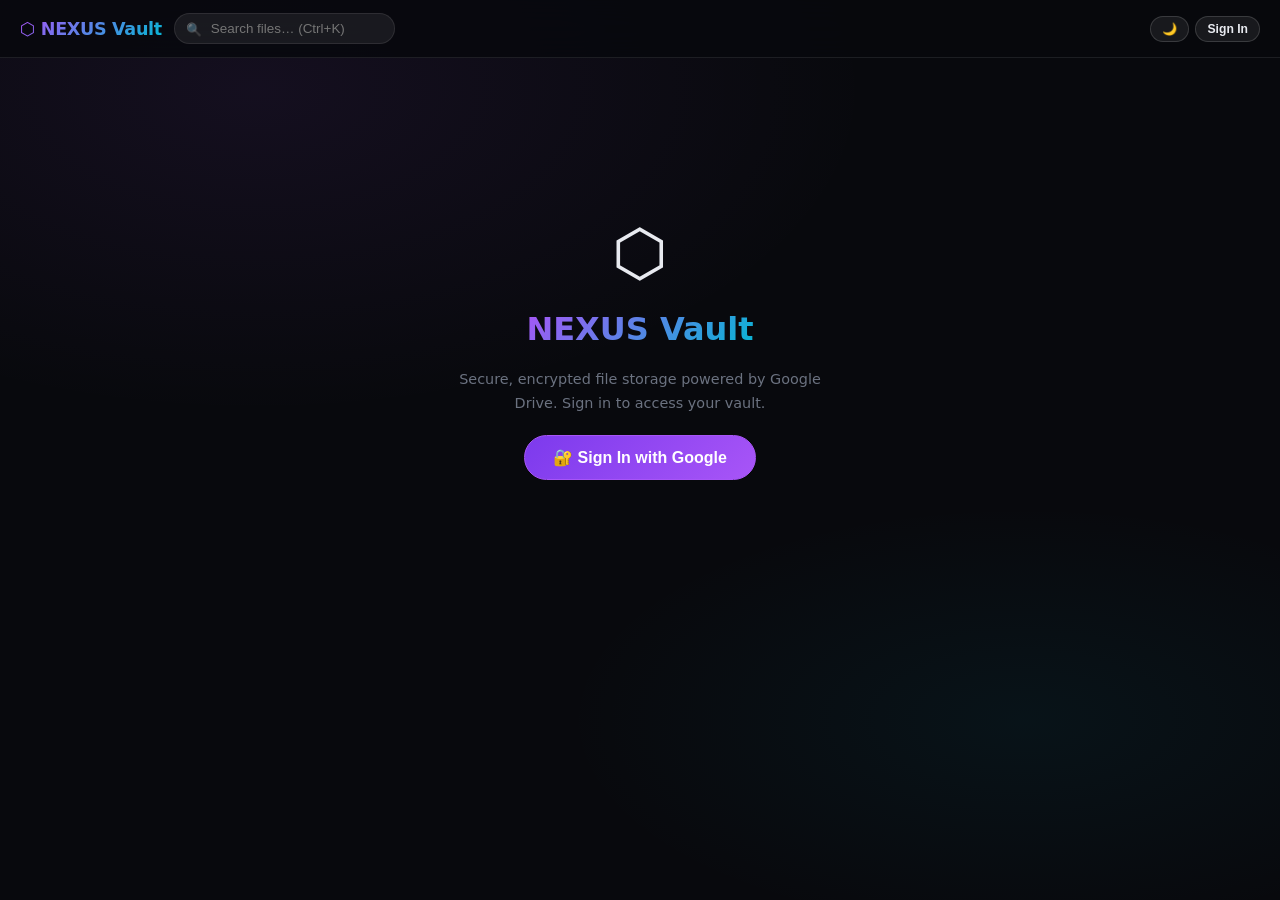
<file: index.html>
<!DOCTYPE html>
<html lang="en" data-theme="dark">
<head>
<meta charset="UTF-8">
<meta name="viewport" content="width=device-width,initial-scale=1,viewport-fit=cover">
<title>NEXUS Vault</title>
<style>
*,*::before,*::after{margin:0;padding:0;box-sizing:border-box;}
:root{
  --bg:#08090d;--bg2:#0e1018;--card:rgba(255,255,255,.04);--card2:rgba(255,255,255,.07);
  --border:rgba(255,255,255,.09);--border2:rgba(255,255,255,.15);
  --text:#e8eaf0;--muted:#6b7280;--muted2:#9ca3af;
  --p:#a855f7;--p2:#c084fc;--p3:#7c3aed;
  --c:#06b6d4;--c2:#22d3ee;--c3:#0891b2;
  --g:#10b981;--r:#ef4444;--y:#f59e0b;--o:#f97316;
  --radius:16px;--radius-sm:10px;
  --shadow:0 8px 32px rgba(0,0,0,.5);
  --glow-p:0 0 24px rgba(168,85,247,.25);
  --glow-c:0 0 24px rgba(6,182,212,.25);
  --chat-me:linear-gradient(135deg,#7c3aed,#a855f7);
  --chat-other:rgba(255,255,255,.06);
}
[data-theme="light"]{
  --bg:#f1f5f9;--bg2:#e2e8f0;--card:rgba(255,255,255,.9);--card2:rgba(255,255,255,.95);
  --border:rgba(0,0,0,.08);--border2:rgba(0,0,0,.14);
  --text:#1e293b;--muted:#64748b;--muted2:#94a3b8;
  --shadow:0 4px 24px rgba(0,0,0,.1);
  --chat-me:linear-gradient(135deg,#7c3aed,#a855f7);
  --chat-other:rgba(0,0,0,.05);
}

html{scroll-behavior:smooth;}
body{font-family:'Inter',system-ui,sans-serif;background:var(--bg);color:var(--text);min-height:100vh;overflow-x:hidden;transition:background .3s,color .3s;}
.hidden{display:none!important;}
a{color:var(--p2);text-decoration:none;}

body::before{content:'';position:fixed;inset:0;z-index:-1;
  background:radial-gradient(ellipse 80% 60% at 20% 10%,rgba(168,85,247,.08) 0%,transparent 60%),
             radial-gradient(ellipse 60% 40% at 80% 80%,rgba(6,182,212,.06) 0%,transparent 60%),var(--bg);
  pointer-events:none;}

::-webkit-scrollbar{width:6px;height:6px;}
::-webkit-scrollbar-track{background:transparent;}
::-webkit-scrollbar-thumb{background:rgba(168,85,247,.35);border-radius:99px;}
::-webkit-scrollbar-thumb:hover{background:var(--p);}

.shell{display:flex;flex-direction:column;min-height:100vh;}
.top-bar{position:sticky;top:0;z-index:200;background:rgba(8,9,13,.85);backdrop-filter:blur(20px);border-bottom:1px solid var(--border);padding:0 20px;height:58px;display:flex;align-items:center;gap:12px;}
.logo{font-size:1.1rem;font-weight:800;background:linear-gradient(135deg,var(--p),var(--c));-webkit-background-clip:text;-webkit-text-fill-color:transparent;white-space:nowrap;letter-spacing:-.02em;}
.top-bar-center{flex:1;display:flex;align-items:center;gap:8px;}
.top-search{flex:1;max-width:380px;padding:7px 14px 7px 36px;background:var(--card2);border:1px solid var(--border);border-radius:99px;color:var(--text);font-size:.84rem;outline:none;transition:border-color .2s,box-shadow .2s;}
.top-search:focus{border-color:var(--p);box-shadow:var(--glow-p);}
.search-wrap{position:relative;flex:1;max-width:380px;}
.search-wrap::before{content:'🔍';position:absolute;left:12px;top:50%;transform:translateY(-50%);font-size:.8rem;pointer-events:none;opacity:.5;}
.top-bar-right{display:flex;align-items:center;gap:6px;flex-shrink:0;}

.btn{display:inline-flex;align-items:center;gap:5px;padding:7px 15px;border:1px solid var(--border2);border-radius:99px;font-size:.82rem;font-weight:600;cursor:pointer;color:var(--text);background:var(--card2);transition:all .18s;white-space:nowrap;outline:none;}
.btn:hover{border-color:var(--p);box-shadow:var(--glow-p);color:var(--p2);}
.btn:disabled{opacity:.4;cursor:not-allowed;pointer-events:none;}
.btn-primary{background:linear-gradient(135deg,var(--p3),var(--p));border-color:var(--p);color:#fff;}
.btn-primary:hover{box-shadow:var(--glow-p);filter:brightness(1.1);}
.btn-cyan{background:linear-gradient(135deg,var(--c3),var(--c));border-color:var(--c);color:#fff;}
.btn-cyan:hover{box-shadow:var(--glow-c);filter:brightness(1.1);}
.btn-danger{background:linear-gradient(135deg,#991b1b,var(--r));border-color:var(--r);color:#fff;}
.btn-danger:hover{filter:brightness(1.15);}
.btn-success{background:linear-gradient(135deg,#065f46,var(--g));border-color:var(--g);color:#fff;}
.btn-ghost{background:transparent;border-color:transparent;}
.btn-ghost:hover{background:var(--card2);border-color:var(--border);}
.btn-icon{padding:7px 9px;border-radius:12px;font-size:1rem;line-height:1;}
.btn-sm{padding:5px 11px;font-size:.76rem;}
.btn-xs{padding:3px 8px;font-size:.72rem;border-radius:8px;border:none;cursor:pointer;color:#fff;font-weight:600;}

.ib{width:36px;height:36px;border-radius:12px;background:var(--card2);border:1px solid var(--border);display:flex;align-items:center;justify-content:center;cursor:pointer;font-size:1rem;transition:all .18s;position:relative;flex-shrink:0;}
.ib:hover{border-color:var(--p);background:rgba(168,85,247,.12);box-shadow:var(--glow-p);}
.ib .badge{position:absolute;top:-5px;right:-5px;background:var(--r);color:#fff;border-radius:99px;min-width:18px;height:18px;font-size:.6rem;font-weight:700;display:flex;align-items:center;justify-content:center;padding:0 4px;line-height:1;}

.glass{background:var(--card);backdrop-filter:blur(20px);border:1px solid var(--border);border-radius:var(--radius);}
.glass2{background:var(--card2);backdrop-filter:blur(12px);border:1px solid var(--border2);border-radius:var(--radius-sm);}

.admin-ribbon{background:linear-gradient(135deg,rgba(124,58,237,.25),rgba(6,182,212,.15));border-bottom:1px solid rgba(168,85,247,.2);padding:8px 20px;display:flex;flex-wrap:wrap;gap:6px;align-items:center;}
.admin-ribbon .lbl{font-size:.72rem;font-weight:700;color:var(--p2);text-transform:uppercase;letter-spacing:.08em;margin-right:4px;}

.viewas-banner{background:linear-gradient(135deg,rgba(239,68,68,.25),rgba(245,158,11,.15));border-bottom:2px solid rgba(239,68,68,.4);padding:6px 20px;display:flex;align-items:center;gap:10px;font-size:.8rem;}
.viewas-banner.hidden{display:none!important;}

.main{flex:1;padding:20px;max-width:1600px;margin:0 auto;width:100%;}

.section-hd{display:flex;align-items:center;gap:10px;margin-bottom:14px;}
.section-hd h2{font-size:1rem;font-weight:700;color:var(--text);}
.pill{background:linear-gradient(135deg,var(--p3),var(--p));color:#fff;padding:1px 9px;border-radius:99px;font-size:.68rem;font-weight:700;}
.pill-c{background:linear-gradient(135deg,var(--c3),var(--c));}
.sec-title{font-size:.75rem;font-weight:700;color:var(--muted2);text-transform:uppercase;letter-spacing:.07em;margin:10px 0 6px;}

.toolbar{display:flex;gap:8px;flex-wrap:wrap;margin-bottom:16px;align-items:center;}
.sel{padding:7px 10px;background:var(--card2);border:1px solid var(--border);border-radius:99px;color:var(--text);font-size:.8rem;cursor:pointer;outline:none;}
.sel:focus{border-color:var(--p);}

.dropzone{border:2px dashed rgba(168,85,247,.3);border-radius:var(--radius);padding:28px 20px;text-align:center;cursor:pointer;margin-bottom:16px;transition:all .2s;background:rgba(168,85,247,.04);position:relative;}
.dropzone:hover,.dropzone.dragover{border-color:var(--p);background:rgba(168,85,247,.1);box-shadow:var(--glow-p);}
.dropzone input[type=file]{display:none;}
.dropzone .dz-icon{font-size:2.5rem;margin-bottom:8px;}
.dropzone p{font-size:.84rem;color:var(--muted2);}
.dropzone .dz-hint{font-size:.72rem;color:var(--muted);margin-top:4px;}

.url-bar{background:var(--card2);border:1px solid var(--border2);border-radius:var(--radius-sm);padding:10px 14px;margin-bottom:10px;display:flex;gap:8px;align-items:center;flex-wrap:wrap;}
.url-bar input{flex:1;min-width:200px;padding:6px 10px;background:var(--bg);border:1px solid var(--border2);border-radius:8px;color:var(--text);font-size:.84rem;outline:none;}
.url-bar input:focus{border-color:var(--p);}

.vis-picker{display:flex;gap:6px;flex-wrap:wrap;margin-top:10px;}
.vis-opt{padding:4px 12px;border-radius:99px;border:1px solid var(--border2);font-size:.74rem;cursor:pointer;background:transparent;color:var(--muted2);transition:all .15s;}
.vis-opt.active,.vis-opt:hover{border-color:var(--p);color:var(--p2);background:rgba(168,85,247,.12);}
.vis-opt[data-vis="all_approved"].active{border-color:var(--c);color:var(--c2);background:rgba(6,182,212,.12);}
.vis-opt[data-vis="public"].active{border-color:var(--g);color:#34d399;background:rgba(16,185,129,.1);}
.vis-opt[data-vis="owner_only"].active{border-color:var(--y);color:#fbbf24;background:rgba(245,158,11,.1);}
.vis-opt[data-vis="specific_users"].active{border-color:var(--o);color:#fb923c;background:rgba(249,115,22,.1);}

#specificUsersWrap{margin-top:8px;}
#specificUsersWrap textarea{width:100%;padding:6px 10px;background:var(--bg);border:1px solid var(--border2);border-radius:8px;color:var(--text);font-size:.8rem;resize:vertical;outline:none;min-height:52px;}
#specificUsersWrap textarea:focus{border-color:var(--o);}

.progress-box{margin-bottom:14px;}
.progress-item{background:var(--card2);border:1px solid var(--border);border-radius:10px;padding:10px 13px;margin-bottom:7px;}
.progress-item:last-child{margin-bottom:0;}
.progress-hd{display:flex;justify-content:space-between;font-size:.75rem;margin-bottom:6px;}
.progress-bar{height:4px;background:rgba(255,255,255,.1);border-radius:99px;overflow:hidden;}
.progress-fill{height:100%;width:0;border-radius:99px;background:linear-gradient(90deg,var(--p3),var(--p));transition:width .3s;}
.progress-fill.done{background:linear-gradient(90deg,#065f46,var(--g));}
.progress-fill.error{background:linear-gradient(90deg,#991b1b,var(--r));}

.file-grid{display:grid;grid-template-columns:repeat(auto-fill,minmax(260px,1fr));gap:14px;}
.card{background:var(--card);backdrop-filter:blur(16px);border:1px solid var(--border);border-radius:var(--radius);padding:0;overflow:hidden;transition:border-color .2s,box-shadow .2s,transform .15s;position:relative;}
.card:hover{border-color:rgba(168,85,247,.4);box-shadow:0 8px 32px rgba(0,0,0,.4),var(--glow-p);transform:translateY(-2px);}
.card.selected{border-color:var(--p);box-shadow:0 0 0 2px var(--p),var(--glow-p);}
.card.removing{opacity:.3;pointer-events:none;transform:scale(.95);}
.card-checkbox{position:absolute;top:10px;right:10px;width:18px;height:18px;accent-color:var(--p);cursor:pointer;z-index:3;}

.thumb{width:100%;height:156px;background:linear-gradient(135deg,rgba(168,85,247,.1),rgba(6,182,212,.05));display:flex;align-items:center;justify-content:center;font-size:3rem;position:relative;overflow:hidden;cursor:pointer;}
.thumb img,.thumb video{width:100%;height:100%;object-fit:cover;pointer-events:none;}
.thumb .play-overlay{position:absolute;inset:0;background:rgba(0,0,0,.4);display:flex;align-items:center;justify-content:center;opacity:0;transition:opacity .2s;}
.thumb:hover .play-overlay{opacity:1;}
.play-circle{width:44px;height:44px;border-radius:50%;background:rgba(168,85,247,.85);display:flex;align-items:center;justify-content:center;font-size:1.2rem;backdrop-filter:blur(8px);}
.thumb-badge{position:absolute;bottom:6px;left:6px;background:rgba(0,0,0,.7);color:#fff;font-size:.58rem;padding:2px 6px;border-radius:5px;text-transform:uppercase;font-weight:700;letter-spacing:.06em;backdrop-filter:blur(4px);}
.vis-dot{position:absolute;top:6px;left:6px;width:8px;height:8px;border-radius:50%;}
.vis-dot.all_approved{background:var(--c);}
.vis-dot.public{background:var(--g);}
.vis-dot.owner_only{background:var(--y);}
.vis-dot.specific_users{background:var(--o);}

.card-body{padding:10px 12px 12px;}
.file-name{font-weight:600;font-size:.85rem;line-height:1.35;word-break:break-word;margin-bottom:5px;cursor:pointer;}
.file-meta{font-size:.67rem;color:var(--muted);display:flex;flex-wrap:wrap;gap:4px;align-items:center;margin-bottom:8px;}
.tag-chip{background:rgba(168,85,247,.15);color:var(--p2);padding:1px 6px;border-radius:5px;font-size:.6rem;}
.actions{display:flex;flex-wrap:wrap;gap:4px;}
.act-btn{padding:4px 9px;border:none;border-radius:8px;font-size:.7rem;font-weight:600;cursor:pointer;color:#fff;transition:filter .15s,transform .1s;}
.act-btn:hover{filter:brightness(1.2);}
.act-btn:active{transform:scale(.95);}
.ab-play{background:linear-gradient(135deg,#5b21b6,var(--p));}
.ab-prev{background:linear-gradient(135deg,var(--c3),var(--c));}
.ab-dl{background:linear-gradient(135deg,#065f46,var(--g));}
.ab-del{background:linear-gradient(135deg,#991b1b,var(--r));}
.ab-ren{background:linear-gradient(135deg,#374151,#6b7280);}
.ab-copy{background:linear-gradient(135deg,#1d4ed8,#3b82f6);}
.ab-share{background:linear-gradient(135deg,#065f46,#059669);}
.ab-vis{background:linear-gradient(135deg,#5b21b6,#7c3aed);}
.ab-access{background:linear-gradient(135deg,#92400e,var(--o));}
.tick-row{display:flex;align-items:center;justify-content:space-between;margin-top:8px;padding-top:8px;border-top:1px solid var(--border);}
.tick-btn{background:none;border:none;cursor:pointer;font-size:.9rem;padding:2px 5px;border-radius:7px;transition:background .12s;color:var(--muted2);}
.tick-btn:hover{background:rgba(168,85,247,.12);}

.comment-section{padding-top:8px;border-top:1px solid var(--border);}
.comment-toggle{cursor:pointer;font-size:.74rem;color:var(--muted2);display:flex;align-items:center;gap:5px;user-select:none;}
.comment-toggle:hover{color:var(--p2);}
.cmt-count{background:rgba(168,85,247,.2);color:var(--p2);padding:0 5px;border-radius:99px;font-size:.62rem;font-weight:700;}
.comment-list{max-height:120px;overflow-y:auto;margin:6px 0;display:none;}
.comment-list.open{display:block;}
.cmt-item{padding:4px 0;border-bottom:1px solid var(--border);font-size:.72rem;display:flex;justify-content:space-between;gap:5px;}
.cmt-author{color:var(--p2);font-weight:700;}
.comment-form{display:flex;gap:5px;margin-top:5px;}
.comment-form input{flex:1;padding:4px 8px;border:1px solid var(--border2);border-radius:8px;background:var(--card2);color:var(--text);font-size:.75rem;outline:none;}
.comment-form input:focus{border-color:var(--p);}

.panel-overlay{position:fixed;inset:0;background:rgba(0,0,0,.6);z-index:300;display:flex;align-items:flex-start;justify-content:flex-end;backdrop-filter:blur(4px);}
.panel-overlay.hidden{display:none;}
.side-panel{width:min(500px,100vw);height:100vh;background:var(--bg2);border-left:1px solid var(--border2);display:flex;flex-direction:column;animation:slidePanel .22s ease;}
@keyframes slidePanel{from{transform:translateX(100%)}to{transform:translateX(0)}}
.panel-hd{padding:16px 20px;display:flex;align-items:center;gap:10px;border-bottom:1px solid var(--border);background:linear-gradient(135deg,rgba(124,58,237,.15),rgba(6,182,212,.08));}
.panel-hd h3{flex:1;font-size:1rem;font-weight:700;}
.panel-body{flex:1;overflow-y:auto;padding:16px 20px;}

.user-row{display:flex;align-items:center;gap:10px;padding:10px 0;border-bottom:1px solid var(--border);}
.user-row:last-child{border-bottom:none;}
.uavatar{width:34px;height:34px;border-radius:50%;background:linear-gradient(135deg,var(--p3),var(--p));color:#fff;font-size:.8rem;font-weight:700;display:flex;align-items:center;justify-content:center;flex-shrink:0;}
.uinfo{flex:1;min-width:0;}
.uname{font-size:.84rem;font-weight:600;overflow:hidden;text-overflow:ellipsis;white-space:nowrap;}
.umeta{font-size:.68rem;color:var(--muted);display:flex;gap:6px;flex-wrap:wrap;margin-top:2px;}
.ubadge{padding:1px 6px;border-radius:5px;font-size:.62rem;font-weight:700;text-transform:uppercase;}
.ub-admin{background:rgba(124,58,237,.25);color:var(--p2);}
.ub-super{background:rgba(190,24,93,.25);color:#f472b6;}
.ub-approved{background:rgba(16,185,129,.2);color:#34d399;}
.ub-pending{background:rgba(245,158,11,.2);color:#fbbf24;}
.ub-revoked{background:rgba(239,68,68,.2);color:#f87171;}
.uactions{display:flex;gap:5px;flex-shrink:0;flex-wrap:wrap;}

.log-row{padding:6px 8px;border-radius:8px;font-size:.72rem;font-family:'JetBrains Mono',monospace;border-bottom:1px solid var(--border);display:flex;gap:8px;}
.log-row:last-child{border-bottom:none;}
.log-ts{color:var(--muted);flex-shrink:0;}
.log-action{color:var(--c2);font-weight:700;flex-shrink:0;}
.log-actor{color:var(--p2);flex-shrink:0;}
.log-sev-WARN{background:rgba(245,158,11,.08);}
.log-sev-ERROR{background:rgba(239,68,68,.08);}

.bulk-bar{background:linear-gradient(135deg,var(--p3),var(--p));border-radius:12px;padding:8px 16px;margin-bottom:14px;display:flex;gap:10px;align-items:center;font-size:.84rem;color:#fff;box-shadow:var(--glow-p);}

#toastBox{position:fixed;bottom:24px;right:24px;z-index:9999;display:flex;flex-direction:column;gap:6px;pointer-events:none;}
.toast{background:rgba(14,16,24,.95);border:1px solid var(--border2);color:var(--text);padding:10px 16px;border-radius:12px;font-size:.83rem;animation:toastIn .22s ease;pointer-events:all;max-width:360px;line-height:1.4;backdrop-filter:blur(16px);box-shadow:var(--shadow);}
.toast.success{border-color:var(--g);color:#34d399;}
.toast.error{border-color:var(--r);color:#f87171;}
.toast.warn{border-color:var(--y);color:#fbbf24;}
@keyframes toastIn{from{transform:translateX(110%);opacity:0}to{transform:translateX(0);opacity:1}}

/* ── PREVIEW OVERLAY ── */
.preview-overlay{position:fixed;inset:0;background:rgba(0,0,0,.97);z-index:1000;display:flex;flex-direction:column;align-items:center;justify-content:center;}
.preview-overlay.hidden{display:none;}
.prev-toolbar{position:absolute;top:0;left:0;right:0;padding:12px 16px;display:flex;align-items:center;gap:8px;background:linear-gradient(to bottom,rgba(0,0,0,.8),transparent);z-index:1001;}
.prev-fname{flex:1;font-size:.9rem;font-weight:600;overflow:hidden;text-overflow:ellipsis;white-space:nowrap;color:#fff;}
.prev-container{width:100%;height:100%;display:flex;align-items:center;justify-content:center;padding:60px 60px;}
.prev-container video,.prev-container audio,.prev-container img,.prev-container iframe{max-width:100%;max-height:100%;}
.prev-nav{position:absolute;top:50%;transform:translateY(-50%);background:rgba(168,85,247,.2);border:1px solid rgba(168,85,247,.4);color:#fff;font-size:1.6rem;padding:10px 14px;border-radius:12px;cursor:pointer;backdrop-filter:blur(8px);transition:all .15s;z-index:1001;}
.prev-nav:hover{background:rgba(168,85,247,.4);}
.prev-nav.prev-l{left:12px;}.prev-nav.prev-r{right:12px;}

/* ── VIDEO PLAYER ── */
.video-wrap{position:relative;width:100%;max-width:1100px;background:#000;border-radius:12px;overflow:hidden;}
.video-wrap video{width:100%;display:block;transition:aspect-ratio .2s;}
/* ── VIDEO BUFFERING OVERLAY ── */
.video-buf-overlay{position:absolute;inset:0;display:flex;align-items:center;justify-content:center;background:rgba(0,0,0,.5);z-index:10;pointer-events:none;opacity:0;transition:opacity .3s;}
.video-buf-overlay.visible{opacity:1;}
.video-buf-spin{width:52px;height:52px;border:3px solid rgba(168,85,247,.3);border-top-color:var(--p);border-radius:50%;animation:bufSpin .8s linear infinite;}
@keyframes bufSpin{to{transform:rotate(360deg)}}

.vctrl{position:absolute;bottom:0;left:0;right:0;background:linear-gradient(to top,rgba(0,0,0,.95),rgba(0,0,0,.4),transparent);padding:6px 12px 10px;display:flex;flex-direction:column;gap:5px;transition:opacity .25s;}
.video-wrap.ctrl-hidden .vctrl{opacity:0;}
.vctrl:hover,.video-wrap:hover .vctrl{opacity:1;}
.vseek-wrap{position:relative;width:100%;height:14px;display:flex;align-items:center;cursor:pointer;}
.vseek-buf{position:absolute;left:0;top:50%;transform:translateY(-50%);height:4px;background:rgba(255,255,255,.22);border-radius:99px;pointer-events:none;transition:width .3s;}
.vseek{position:relative;z-index:1;width:100%;height:4px;-webkit-appearance:none;background:rgba(255,255,255,.12);border-radius:99px;cursor:pointer;outline:none;}
.vseek::-webkit-slider-thumb{-webkit-appearance:none;width:14px;height:14px;border-radius:50%;background:var(--p);cursor:pointer;box-shadow:0 0 6px rgba(168,85,247,.6);}
.vcontrols{display:flex;align-items:center;gap:6px;flex-wrap:nowrap;}
.vbtn{background:none;border:none;color:#fff;cursor:pointer;font-size:.95rem;padding:3px 6px;border-radius:6px;transition:background .12s;white-space:nowrap;flex-shrink:0;}
.vbtn:hover{background:rgba(255,255,255,.18);}
.vtime{font-size:.72rem;color:rgba(255,255,255,.85);white-space:nowrap;flex-shrink:0;}
.vvol-wrap{display:flex;align-items:center;gap:5px;flex-shrink:0;}
.vvol{width:65px;height:3px;-webkit-appearance:none;background:rgba(255,255,255,.3);border-radius:99px;cursor:pointer;outline:none;}
.vvol::-webkit-slider-thumb{-webkit-appearance:none;width:11px;height:11px;border-radius:50%;background:#fff;cursor:pointer;}
.vvol-pct{font-size:.66rem;color:rgba(255,255,255,.7);min-width:32px;text-align:left;flex-shrink:0;}
.vspacer{flex:1;}
.vspeed-btn,.vasp-btn{background:rgba(255,255,255,.15);border:none;color:#fff;border-radius:6px;padding:2px 7px;font-size:.72rem;cursor:pointer;flex-shrink:0;}
.vspeed-btn:hover,.vasp-btn:hover{background:rgba(255,255,255,.28);}
.vboost-wrap{display:flex;align-items:center;gap:4px;flex-shrink:0;}
.vboost-lbl{font-size:.64rem;color:rgba(255,255,255,.6);}
.vboost{width:52px;height:3px;-webkit-appearance:none;background:rgba(255,255,255,.2);border-radius:99px;cursor:pointer;outline:none;}
.vboost::-webkit-slider-thumb{-webkit-appearance:none;width:10px;height:10px;border-radius:50%;background:var(--y);cursor:pointer;}
.vsub-track{position:absolute;bottom:76px;left:0;right:0;text-align:center;pointer-events:none;}
.vsub-track p{display:inline-block;background:rgba(0,0,0,.8);color:#fff;padding:4px 12px;border-radius:6px;font-size:1rem;max-width:80%;line-height:1.5;text-shadow:0 1px 3px rgba(0,0,0,.9);}
.sub-upload-area{display:flex;gap:6px;align-items:center;margin-top:6px;}
.sub-upload-area input[type=file]{display:none;}

/* ── CMD PALETTE ── */
.cmd-overlay{position:fixed;inset:0;background:rgba(0,0,0,.6);z-index:2000;display:flex;align-items:flex-start;justify-content:center;padding-top:12vh;backdrop-filter:blur(8px);}
.cmd-overlay.hidden{display:none;}
.cmd-box{background:var(--bg2);border:1px solid var(--border2);border-radius:var(--radius);width:100%;max-width:560px;overflow:hidden;box-shadow:0 24px 80px rgba(0,0,0,.6);}
.cmd-input{width:100%;padding:14px 18px;border:none;background:transparent;color:var(--text);font-size:.95rem;outline:none;border-bottom:1px solid var(--border);}
.cmd-results{max-height:320px;overflow-y:auto;}
.cmd-item{padding:10px 18px;cursor:pointer;display:flex;align-items:center;gap:10px;font-size:.86rem;transition:background .12s;}
.cmd-item:hover,.cmd-item.active{background:rgba(168,85,247,.1);}
.cmd-item-lbl{flex:1;}
.cmd-item-hint{font-size:.72rem;color:var(--muted);}
.cmd-empty{padding:20px;text-align:center;color:var(--muted);}

/* ── NOTIFICATION DROPDOWN ── */
.notif-drop{position:absolute;top:44px;right:0;width:340px;background:var(--bg2);border:1px solid var(--border2);border-radius:var(--radius);box-shadow:var(--shadow);z-index:300;overflow:hidden;}
.notif-drop.hidden{display:none;}
.notif-hd{padding:12px 16px;border-bottom:1px solid var(--border);display:flex;align-items:center;justify-content:space-between;}
.notif-hd h4{font-size:.88rem;font-weight:700;}
.notif-list{max-height:360px;overflow-y:auto;}
.notif-item{padding:10px 16px;border-bottom:1px solid var(--border);cursor:pointer;transition:background .12s;display:flex;gap:10px;}
.notif-item:hover{background:rgba(168,85,247,.07);}
.notif-item.unread{background:rgba(168,85,247,.05);border-left:3px solid var(--p);}
.notif-icon{font-size:1.2rem;flex-shrink:0;}
.notif-body{flex:1;min-width:0;}
.notif-type{font-size:.77rem;font-weight:600;color:var(--p2);}
.notif-text{font-size:.74rem;color:var(--muted2);margin-top:1px;}
.notif-time{font-size:.66rem;color:var(--muted);}
.notif-empty{padding:24px;text-align:center;color:var(--muted);font-size:.84rem;}

/* ── MESSENGER — FULL SCREEN ── */
.messenger-overlay{position:fixed;inset:0;z-index:400;background:var(--bg);display:flex;flex-direction:column;}
.messenger-overlay.hidden{display:none;}
.messenger-topbar{height:52px;background:rgba(8,9,13,.9);backdrop-filter:blur(20px);border-bottom:1px solid var(--border);display:flex;align-items:center;padding:0 16px;gap:12px;flex-shrink:0;}
.messenger-topbar h2{flex:1;font-size:1rem;font-weight:800;background:linear-gradient(135deg,var(--p),var(--c));-webkit-background-clip:text;-webkit-text-fill-color:transparent;}
.messenger{flex:1;display:flex;overflow:hidden;}
.msg-sidebar{width:300px;flex-shrink:0;border-right:1px solid var(--border);display:flex;flex-direction:column;background:var(--bg2);}
.msg-sb-hd{padding:14px 14px 0;display:flex;align-items:center;gap:8px;}
.msg-sb-hd h3{flex:1;font-size:.95rem;font-weight:800;}
.msg-tabs{display:flex;padding:10px 14px 0;gap:6px;}
.msg-tab{flex:1;padding:5px 8px;border-radius:8px;border:none;background:transparent;color:var(--muted2);font-size:.78rem;font-weight:600;cursor:pointer;transition:all .15s;}
.msg-tab.active{background:rgba(168,85,247,.2);color:var(--p2);}
.msg-list{flex:1;overflow-y:auto;padding:8px;}
.msg-list-item{padding:9px 10px;border-radius:12px;cursor:pointer;display:flex;align-items:center;gap:9px;transition:background .12s;position:relative;}
.msg-list-item:hover{background:rgba(255,255,255,.05);}
.msg-list-item.active{background:rgba(168,85,247,.15);}
.mli-avatar{width:42px;height:42px;border-radius:50%;background:linear-gradient(135deg,var(--p3),var(--p));color:#fff;font-size:.85rem;font-weight:700;display:flex;align-items:center;justify-content:center;flex-shrink:0;position:relative;}
.mli-avatar.group{border-radius:12px;background:linear-gradient(135deg,var(--c3),var(--c));}
.online-dot{position:absolute;bottom:1px;right:1px;width:10px;height:10px;border-radius:50%;background:var(--g);border:2px solid var(--bg);animation:pulse-g 2s infinite;}
.offline-dot{background:var(--muted);}
@keyframes pulse-g{0%,100%{box-shadow:0 0 0 0 rgba(16,185,129,.4)}50%{box-shadow:0 0 0 4px rgba(16,185,129,0)}}
.mli-info{flex:1;min-width:0;}
.mli-name{font-size:.84rem;font-weight:600;white-space:nowrap;overflow:hidden;text-overflow:ellipsis;}
.mli-preview{font-size:.72rem;color:var(--muted);white-space:nowrap;overflow:hidden;text-overflow:ellipsis;margin-top:1px;}
.mli-badge{background:var(--r);color:#fff;border-radius:99px;min-width:18px;height:18px;font-size:.62rem;font-weight:700;display:flex;align-items:center;justify-content:center;padding:0 4px;flex-shrink:0;}
.msg-create-grp{padding:9px 10px;border-radius:12px;cursor:pointer;font-size:.8rem;color:var(--p2);font-weight:600;border:1px dashed rgba(168,85,247,.3);margin-bottom:6px;text-align:center;transition:all .15s;}
.msg-create-grp:hover{background:rgba(168,85,247,.08);border-color:var(--p);}

.msg-main{flex:1;display:flex;flex-direction:column;overflow:hidden;}
.msg-empty{flex:1;display:flex;align-items:center;justify-content:center;flex-direction:column;gap:12px;color:var(--muted);font-size:.88rem;}
.msg-chat-hd{padding:12px 16px;border-bottom:1px solid var(--border);display:flex;align-items:center;gap:10px;background:var(--bg2);flex-shrink:0;}
.msg-chat-hd h4{flex:1;font-size:.95rem;font-weight:700;}

/* ── CHAT BACK BUTTON ── */
.chat-back-btn{background:none;border:1px solid var(--border2);color:var(--muted2);border-radius:8px;padding:4px 10px;font-size:.8rem;cursor:pointer;transition:all .15s;display:flex;align-items:center;gap:4px;flex-shrink:0;}
.chat-back-btn:hover{border-color:var(--p);color:var(--p2);background:rgba(168,85,247,.08);}

/* ── GROUP HEADER ACTIONS ── */
.chat-hd-actions{display:flex;gap:6px;flex-shrink:0;}
.chat-hd-btn{background:rgba(255,255,255,.06);border:1px solid var(--border);color:var(--muted2);border-radius:8px;padding:4px 9px;font-size:.74rem;cursor:pointer;transition:all .15s;white-space:nowrap;}
.chat-hd-btn:hover{border-color:var(--p);color:var(--p2);}

.chat-messages{flex:1;overflow-y:auto;padding:12px 16px;display:flex;flex-direction:column;gap:8px;}
.chat-msg{display:flex;gap:8px;max-width:85%;}
.chat-msg.me{align-self:flex-end;flex-direction:row-reverse;}
.chat-msg-body{padding:9px 13px;border-radius:16px;font-size:.84rem;line-height:1.5;word-break:break-word;}
.chat-msg.me .chat-msg-body{background:var(--chat-me);color:#fff;border-bottom-right-radius:4px;}
.chat-msg.other .chat-msg-body{background:var(--chat-other);border-bottom-left-radius:4px;}
.chat-msg-meta{font-size:.62rem;color:var(--muted);margin-top:2px;white-space:nowrap;}
.chat-msg.me .chat-msg-meta{text-align:right;}
.chat-msg-avatar{width:32px;height:32px;border-radius:50%;background:linear-gradient(135deg,var(--p3),var(--p));color:#fff;font-size:.72rem;font-weight:700;display:flex;align-items:center;justify-content:center;flex-shrink:0;margin-top:2px;}
.chat-msg-del{background:none;border:none;cursor:pointer;color:var(--r);opacity:0;transition:opacity .12s;font-size:.8rem;padding:2px 4px;}
.chat-msg:hover .chat-msg-del{opacity:1;}
.chat-input-wrap{padding:12px 16px;border-top:1px solid var(--border);background:var(--bg2);flex-shrink:0;}
.chat-input-row{display:flex;gap:8px;align-items:flex-end;}
.chat-input{flex:1;padding:10px 14px;background:var(--card2);border:1px solid var(--border2);border-radius:14px;color:var(--text);font-size:.84rem;resize:none;outline:none;line-height:1.5;max-height:140px;min-height:42px;font-family:inherit;}
.chat-input:focus{border-color:var(--p);}
.chat-send-btn{padding:10px 16px;background:linear-gradient(135deg,var(--p3),var(--p));border:none;border-radius:12px;color:#fff;font-size:.84rem;font-weight:600;cursor:pointer;white-space:nowrap;transition:filter .15s;}
.chat-send-btn:hover{filter:brightness(1.12);}

/* ── MEMBER PANEL ── */
.member-panel{width:260px;flex-shrink:0;border-left:1px solid var(--border);background:var(--bg2);display:flex;flex-direction:column;overflow:hidden;}
.member-panel.hidden{display:none;}
.member-panel-hd{padding:12px 14px;border-bottom:1px solid var(--border);display:flex;align-items:center;justify-content:space-between;}
.member-panel-hd h5{font-size:.84rem;font-weight:700;}
.member-list{flex:1;overflow-y:auto;padding:8px;}
.member-item{display:flex;align-items:center;gap:8px;padding:7px 8px;border-radius:10px;transition:background .12s;}
.member-item:hover{background:rgba(255,255,255,.05);}
.member-avatar{width:32px;height:32px;border-radius:50%;background:linear-gradient(135deg,var(--p3),var(--p));color:#fff;font-size:.72rem;font-weight:700;display:flex;align-items:center;justify-content:center;flex-shrink:0;}
.member-info{flex:1;min-width:0;}
.member-name{font-size:.78rem;font-weight:600;overflow:hidden;text-overflow:ellipsis;white-space:nowrap;}
.member-role{font-size:.62rem;color:var(--muted);}
.member-kick{background:none;border:none;color:var(--r);cursor:pointer;opacity:0;font-size:.8rem;padding:2px 5px;border-radius:5px;transition:all .12s;}
.member-item:hover .member-kick{opacity:1;}
.member-add-form{padding:10px 14px;border-top:1px solid var(--border);}
.member-add-form input{width:100%;padding:7px 10px;background:var(--bg);border:1px solid var(--border2);border-radius:8px;color:var(--text);font-size:.78rem;outline:none;margin-bottom:6px;}
.member-add-form input:focus{border-color:var(--p);}

/* ── MODAL ── */
.modal-overlay{position:fixed;inset:0;background:rgba(0,0,0,.7);z-index:500;display:flex;align-items:center;justify-content:center;padding:16px;backdrop-filter:blur(6px);}
.modal-overlay.hidden{display:none;}
.modal-box{background:var(--bg2);border:1px solid var(--border2);border-radius:var(--radius);width:100%;max-width:440px;max-height:90vh;overflow-y:auto;box-shadow:0 24px 80px rgba(0,0,0,.7);}
.modal-hd{padding:18px 20px 12px;display:flex;align-items:flex-start;gap:10px;}
.modal-hd-text{flex:1;}
.modal-title{font-size:1rem;font-weight:700;margin-bottom:3px;}
.modal-desc{font-size:.8rem;color:var(--muted2);}
.modal-close{background:none;border:none;color:var(--muted);cursor:pointer;font-size:1.2rem;padding:2px;border-radius:6px;transition:color .12s;}
.modal-close:hover{color:var(--text);}
.modal-body{padding:0 20px 16px;}
.modal-body textarea{width:100%;min-height:72px;padding:8px 10px;background:var(--bg);border:1px solid var(--border2);border-radius:8px;color:var(--text);font-size:.84rem;resize:vertical;outline:none;font-family:inherit;}
.modal-body textarea:focus{border-color:var(--p);}
.modal-actions{padding:12px 20px 18px;display:flex;gap:8px;justify-content:flex-end;}

/* ── DRIVE WARN ── */
.drive-warn-banner{background:linear-gradient(135deg,rgba(239,68,68,.15),rgba(245,158,11,.1));border:1px solid rgba(239,68,68,.3);border-radius:10px;padding:10px 14px;margin-bottom:14px;font-size:.82rem;color:#f87171;}
.drive-warn-banner.hidden{display:none;}

/* ── LOADING & EMPTY ── */
.loading{display:flex;align-items:center;gap:10px;padding:20px;color:var(--muted);font-size:.88rem;}
.spinner{width:20px;height:20px;border:2px solid rgba(168,85,247,.3);border-top-color:var(--p);border-radius:50%;animation:spin .7s linear infinite;flex-shrink:0;}
@keyframes spin{to{transform:rotate(360deg)}}
.empty-state{padding:32px;text-align:center;color:var(--muted);font-size:.9rem;}

/* ── RESPONSIVE ── */
@media(max-width:640px){
  .top-search{display:none;}
  .main{padding:14px;}
  .file-grid{grid-template-columns:1fr 1fr;}
  .msg-sidebar{width:100%;}
  .messenger.chat-open .msg-sidebar{display:none;}
  .prev-container{padding:50px 8px;}
}
@media(max-width:400px){.file-grid{grid-template-columns:1fr;}}
</style>
</head>
<body>
<div class="shell">

<!-- TOP BAR -->
<header class="top-bar">
  <div class="logo">⬡ NEXUS Vault</div>
  <div class="top-bar-center">
    <div class="search-wrap">
      <input type="search" id="topSearch" class="top-search" placeholder="Search files… (Ctrl+K)" autocomplete="off">
    </div>
  </div>
  <div class="top-bar-right">
    <button class="btn btn-sm" id="btnTheme" title="Toggle theme">🌙</button>
    <button class="btn btn-sm hidden" id="btnLogin">Sign In</button>
    <div class="ib" id="btnMsg" title="Messages" style="display:none;">💬<span class="badge hidden" id="msgBadge"></span></div>
    <div class="ib" id="btnNotif" title="Notifications" style="display:none;position:relative;">🔔<span class="badge hidden" id="notifBadge"></span>
      <div class="notif-drop hidden" id="notifDrop">
        <div class="notif-hd"><h4>Notifications</h4><button class="btn btn-ghost btn-sm" id="btnMarkAllRead">Mark all read</button></div>
        <div class="notif-list" id="notifList"></div>
      </div>
    </div>
    <button class="btn btn-ghost btn-sm hidden" id="btnLogout">Sign out</button>
  </div>
</header>

<!-- ADMIN RIBBON -->
<div class="admin-ribbon hidden" id="adminRibbon">
  <span class="lbl">Admin</span>
  <span id="driveAuthBadge" style="font-size:.72rem;padding:2px 8px;border-radius:6px;font-weight:700;"></span>
  <button class="btn btn-sm" id="btnDriveAuth" style="display:none;">🔑 Authorize Drive</button>
  <button class="btn btn-sm" id="btnSync">🔄 Sync</button>
  <button class="btn btn-sm" id="btnPending">⏳ Pending <span id="pendingCount">0</span></button>
  <button class="btn btn-sm" id="btnUsers">👥 Users</button>
  <button class="btn btn-sm" id="btnLogs">📋 Logs</button>
  <button class="btn btn-sm" id="btnAnalytics">📊 Analytics</button>
  <button class="btn btn-sm" id="btnShareList">🔗 Shares</button>
  <button class="btn btn-sm" id="btnAdminFiles">📁 All Files</button>
  <button class="btn btn-sm" id="btnAdminChat">💬 Chat</button>
  <button class="btn btn-sm" id="btnViewAs">👁 View As</button>
  <button class="btn btn-sm" id="btnMigrate">⚙ Migrate</button>
  <button class="btn btn-sm btn-danger" id="btnClearChat">🗑 Clear Chat</button>
</div>

<!-- VIEW AS BANNER -->
<div class="viewas-banner hidden" id="viewAsBanner">
  <span>👁 Viewing as <strong id="viewAsEmail"></strong></span>
  <button class="btn btn-sm btn-danger" id="btnExitViewAs">✕ Exit</button>
</div>

<!-- DRIVE WARN BANNER -->
<div class="drive-warn-banner" id="driveWarnBanner" style="display:none;">
  ⚠️ Google Drive not authorized — uploads and file serving will fail until an admin clicks <strong>Authorize Drive</strong> above.
</div>

<!-- MIGRATE NOTIFICATION -->
<div id="msgNotify" style="display:none;background:rgba(245,158,11,.12);border:1px solid rgba(245,158,11,.3);border-radius:10px;padding:10px 16px;margin:0 20px 0;font-size:.82rem;color:#fbbf24;align-items:center;gap:10px;">
  ⚠️ Database may need migration.
  <button class="btn btn-sm" id="btnRunMigrate">Run Migration</button>
</div>

<main class="main" id="uploadSection">
  <!-- LOGIN GATE -->
  <div id="loginGate" style="display:flex;flex-direction:column;align-items:center;justify-content:center;min-height:60vh;gap:20px;text-align:center;">
    <div style="font-size:4rem;">⬡</div>
    <h1 style="font-size:2rem;font-weight:800;background:linear-gradient(135deg,var(--p),var(--c));-webkit-background-clip:text;-webkit-text-fill-color:transparent;">NEXUS Vault</h1>
    <p style="color:var(--muted);max-width:400px;font-size:.9rem;line-height:1.6;">Secure, encrypted file storage powered by Google Drive. Sign in to access your vault.</p>
    <button class="btn btn-primary" id="loginBtn" style="padding:12px 28px;font-size:1rem;">🔐 Sign In with Google</button>
  </div>

  <!-- UPLOAD SECTION -->
  <section id="visPickerSection" style="display:none;">
    <div class="section-hd"><h2>Upload Files</h2></div>
    <div class="dropzone" id="dropzone">
      <input type="file" id="fileInput" multiple>
      <div class="dz-icon">📦</div>
      <p>Drop files here or click to browse</p>
      <div class="dz-hint">Max 5 GB per file • All types except executables</div>
    </div>
    <div id="progressBox" class="progress-box"></div>
    <div class="url-bar hidden" id="urlBar">
      <input type="url" id="urlInput" placeholder="Paste a direct file URL…">
      <button class="btn btn-cyan btn-sm" id="btnUrlUpload">⬆ Upload URL</button>
      <button class="btn btn-ghost btn-sm" id="btnUrlClose">✕</button>
    </div>
    <div style="margin-bottom:10px;">
      <button class="btn btn-ghost btn-sm" id="btnUrlMode">🔗 Upload from URL</button>
    </div>
    <div id="visPickerInner" style="margin-bottom:14px;">
      <div class="sec-title">Visibility</div>
      <div class="vis-picker" id="uploadVisPicker">
        <button class="vis-opt active" data-vis="all_approved">👥 All Users</button>
        <button class="vis-opt" data-vis="public">🌐 Public</button>
        <button class="vis-opt" data-vis="owner_only">🔒 Only Me</button>
        <button class="vis-opt" data-vis="specific_users">🎯 Specific Users</button>
      </div>
      <div id="specificUsersWrap" style="display:none;">
        <textarea id="specificUsersInput" placeholder="Emails separated by comma or newline…"></textarea>
      </div>
    </div>
  </section>

  <!-- BULK BAR -->
  <div class="bulk-bar hidden" id="bulkBar">
    <span id="bulkCount">0 selected</span>
    <button class="btn btn-danger btn-sm" id="btnBulkDelete">🗑 Delete Selected</button>
    <button class="btn btn-ghost btn-sm" id="btnBulkCancel">✕ Cancel</button>
  </div>

  <!-- FILES TOOLBAR -->
  <div class="toolbar" id="filesToolbar" style="display:none;">
    <select class="sel" id="selSort">
      <option value="newest">Newest first</option>
      <option value="oldest">Oldest first</option>
      <option value="name">Name A-Z</option>
      <option value="name-z">Name Z-A</option>
      <option value="size">Largest first</option>
      <option value="size-asc">Smallest first</option>
    </select>
    <select class="sel" id="selType">
      <option value="">All types</option>
      <option value="video">Video</option>
      <option value="image">Image</option>
      <option value="audio">Audio</option>
      <option value="pdf">PDF</option>
      <option value="doc">Document</option>
      <option value="archive">Archive</option>
    </select>
    <select class="sel" id="selVis">
      <option value="">All visibility</option>
      <option value="all_approved">All Users</option>
      <option value="public">Public</option>
      <option value="owner_only">Only Me</option>
      <option value="specific_users">Specific</option>
    </select>
    <input type="text" class="sel" id="tagFilter" placeholder="Filter by tag…" style="border-radius:99px;min-width:130px;">
    <button class="btn btn-ghost btn-sm" id="btnSelectAll">☑ Select All</button>
    <span style="margin-left:auto;font-size:.78rem;color:var(--muted);" id="fileCountLabel"></span>
  </div>

  <!-- FILES GRID -->
  <div class="section-hd" id="filesSectionHd" style="display:none;">
    <h2>Files</h2>
    <span class="pill" id="filesCountPill">0</span>
    <span class="pill pill-c" id="myFilesCount" style="display:none;"></span>
  </div>
  <div class="file-grid" id="fileGrid"></div>
</main>

<!-- PREVIEW OVERLAY -->
<div class="preview-overlay hidden" id="previewOverlay">
  <div class="prev-toolbar">
    <button class="btn btn-ghost btn-sm" id="btnPrevClose">✕</button>
    <span class="prev-fname" id="prevFname"></span>
    <button class="btn btn-ghost btn-sm" id="btnPrevSub" style="display:none;">📝 Sub</button>
    <input type="file" id="subFileInput" accept=".vtt,.srt" style="display:none;">
    <button class="btn btn-ghost btn-sm" id="btnPrevDL">⬇ Download</button>
    <button class="btn btn-ghost btn-sm" id="btnPrevFullscreen">⛶</button>
  </div>
  <button class="prev-nav prev-l" id="btnPrevL">‹</button>
  <div class="prev-container" id="prevContainer"></div>
  <button class="prev-nav prev-r" id="btnPrevR">›</button>
</div>

<!-- PANEL OVERLAY (admin panels) -->
<div class="panel-overlay hidden" id="panelOverlay">
  <div class="side-panel">
    <div class="panel-hd">
      <h3 id="panelTitle"></h3>
      <button class="btn btn-ghost btn-sm" id="btnPanelClose">✕</button>
    </div>
    <div class="panel-body" id="panelBody"></div>
  </div>
</div>

<!-- MODAL -->
<div class="modal-overlay hidden" id="modalOverlay">
  <div class="modal-box" id="modalBox">
    <div class="modal-hd">
      <div class="modal-hd-text">
        <div class="modal-title" id="modalTitle"></div>
        <div class="modal-desc" id="modalDesc"></div>
      </div>
      <button class="modal-close" id="btnModalClose">✕</button>
    </div>
    <div class="modal-body" id="modalBody"></div>
    <div class="modal-actions" id="modalActions"></div>
  </div>
</div>

<!-- CMD PALETTE -->
<div class="cmd-overlay hidden" id="cmdOverlay">
  <div class="cmd-box">
    <input type="search" class="cmd-input" id="cmdInput" placeholder="Search commands and files… (↑↓ to navigate, Enter to select)">
    <div class="cmd-results" id="cmdResults"></div>
  </div>
</div>

<!-- MESSENGER OVERLAY -->
<div class="messenger-overlay hidden" id="messengerOverlay">
  <div class="messenger-topbar">
    <h2>⬡ Messages</h2>
    <button class="btn btn-ghost btn-sm" id="btnMsgClose">✕ Close</button>
  </div>
  <div class="messenger" id="messengerInner">
    <div class="msg-sidebar">
      <div class="msg-sb-hd"><h3>Chats</h3></div>
      <div class="msg-tabs">
        <button class="msg-tab active" data-tab="dms">DMs</button>
        <button class="msg-tab" data-tab="groups">Groups</button>
        <button class="msg-tab" data-tab="rooms">Rooms</button>
      </div>
      <div class="msg-list" id="msgList"></div>
    </div>
    <div class="msg-main" id="msgMain">
      <div class="msg-empty">
        <div style="font-size:3rem;">💬</div>
        <div>Select a conversation to start chatting</div>
      </div>
    </div>
    <div class="member-panel hidden" id="memberPanel">
      <div class="member-panel-hd">
        <h5>Members</h5>
        <button class="chat-hd-btn" id="btnCloseMemberPanel">✕</button>
      </div>
      <div class="member-list" id="memberList"></div>
      <div class="member-add-form" id="memberAddForm" style="display:none;">
        <div style="font-size:.72rem;color:var(--muted2);margin-bottom:5px;font-weight:700;">ADD MEMBER</div>
        <input type="email" id="memberAddInput" placeholder="Email address…">
        <button class="btn btn-primary btn-sm" id="btnAddMember" style="width:100%;">➕ Add Member</button>
      </div>
    </div>
  </div>
</div>

<!-- TOAST BOX -->
<div id="toastBox"></div>

<script>
// ═══════════════════════════════════════════════════════
// CONFIG
// ═══════════════════════════════════════════════════════
const WORKER = 'https://gdrive-files-api.donthulanithish53.workers.dev';

const VIS_LABELS = {
  all_approved: '👥 All Users',
  public:       '🌐 Public',
  owner_only:   '🔒 Only Me',
  specific_users:'🎯 Specific',
};
const EMOJ = {
  video:'🎬', image:'🖼', audio:'🎵', pdf:'📄', doc:'📝',
  archive:'📦', code:'💻', other:'📦',
};

// ═══════════════════════════════════════════════════════
// STATE
// ═══════════════════════════════════════════════════════
const ST = {
  token: null, email: null, isAdmin: false, isSuperAdmin: false,
  approved: false, role: null, filesEtag: null, filesMeta: [],
  selected: new Set(), viewAsEmail: null, uploadVis: 'all_approved',
  previewList: [], previewIdx: 0, unreadMsg: 0,
  currentChat: null,
};

const cardData = new Map();
const SLOTS = { users: { controller: null, signal: null } };
function abortSlot(name) {
  SLOTS[name]?.controller?.abort();
  const c = new AbortController();
  SLOTS[name] = { controller: c, signal: c.signal };
}
abortSlot('users');

// ═══════════════════════════════════════════════════════
// UTILS
// ═══════════════════════════════════════════════════════
const $ = id => document.getElementById(id);

function esc(s) {
  if (s == null) return '';
  return String(s).replace(/&/g,'&amp;').replace(/</g,'&lt;').replace(/>/g,'&gt;').replace(/"/g,'&quot;').replace(/'/g,'&#39;');
}

function fmtSize(b) {
  if (!b) return '0 B';
  const u = ['B','KB','MB','GB'];
  let i = 0;
  while (b >= 1024 && i < u.length - 1) { b /= 1024; i++; }
  return b.toFixed(i > 0 ? 1 : 0) + ' ' + u[i];
}

function fmtRel(ts) {
  if (!ts) return '';
  const s = Math.floor((Date.now() - ts) / 1000);
  if (s < 5) return 'just now';
  if (s < 60) return s + 's ago';
  if (s < 3600) return Math.floor(s/60) + 'm ago';
  if (s < 86400) return Math.floor(s/3600) + 'h ago';
  return Math.floor(s/86400) + 'd ago';
}

function fmtDur(s) {
  if (!s || isNaN(s)) return '0:00';
  const h = Math.floor(s/3600), m = Math.floor((s%3600)/60), sec = Math.floor(s%60);
  return h ? `${h}:${String(m).padStart(2,'0')}:${String(sec).padStart(2,'0')}` : `${m}:${String(sec).padStart(2,'0')}`;
}

function mediaType(mime) {
  if (!mime) return 'other';
  if (mime.startsWith('video/')) return 'video';
  if (mime.startsWith('image/')) return 'image';
  if (mime.startsWith('audio/')) return 'audio';
  if (mime === 'application/pdf') return 'pdf';
  if (mime.includes('word') || mime.includes('document') || mime.includes('text/')) return 'doc';
  if (mime.includes('zip') || mime.includes('tar') || mime.includes('rar') || mime.includes('7z') || mime.includes('gzip')) return 'archive';
  return 'other';
}

function authH() {
  return ST.token ? { 'X-User-Token': ST.token, ...(ST.viewAsEmail ? { 'X-View-As': ST.viewAsEmail } : {}) } : {};
}

async function api(path, opts = {}, signal) {
  const url = WORKER + path;
  // Only send Content-Type when there is a body — sending it on GET requests triggers an unnecessary CORS preflight
  const ctHeader = opts.body !== undefined ? { 'Content-Type': 'application/json' } : {};
  const headers = { ...ctHeader, ...authH(), ...(opts.headers || {}) };
  return fetch(url, { ...opts, headers, signal });
}

function mediaUrl(pid, type = 'preview') {
  const map = { preview: '/preview/', download: '/download/', stream: '/file/stream/', video: '/video/' };
  return `${WORKER}${map[type] || '/preview/'}${pid}?token=${ST.token}`;
}

function can(action) {
  if (!ST.approved) return false;
  if (ST.isAdmin) return true;
  const r = { preview: 2, download: 3, upload: 4, delete: 5, full: 6 };
  const role_rank = { full: 6, delete: 5, upload: 4, download: 3, read: 2, none: 0 };
  const needed = r[action] ?? 2;
  return (role_rank[ST.role] ?? 0) >= needed;
}

// ═══════════════════════════════════════════════════════
// TOAST
// ═══════════════════════════════════════════════════════
function toast(msg, type = 'info', dur = 4000) {
  const el = document.createElement('div');
  el.className = 'toast ' + type;
  el.textContent = msg;
  $('toastBox').appendChild(el);
  setTimeout(() => el.remove(), dur);
}

// ═══════════════════════════════════════════════════════
// MODAL
// ═══════════════════════════════════════════════════════
function openModal({ title, desc, body, actions }) {
  $('modalTitle').textContent = title || '';
  $('modalDesc').textContent = desc || '';
  $('modalBody').innerHTML = body || '';
  $('modalActions').innerHTML = '';
  for (const a of (actions || [])) {
    const btn = document.createElement('button');
    btn.className = 'btn ' + (a.cls || '');
    btn.textContent = a.label;
    btn.onclick = a.fn;
    $('modalActions').appendChild(btn);
  }
  $('modalOverlay').classList.remove('hidden');
}
function closeModal() { $('modalOverlay').classList.add('hidden'); }
$('btnModalClose').onclick = closeModal;
$('modalOverlay').addEventListener('click', e => { if (e.target === $('modalOverlay')) closeModal(); });

// ═══════════════════════════════════════════════════════
// AUTH
// ═══════════════════════════════════════════════════════
// ── Popup-based OAuth ── opens Google auth in a small popup; main page never navigates.
// If popups are blocked the flow gracefully falls back to full-page redirect.
let _authPopup = null;
async function login(driveMode = false) {
  try {
    const res = await api('/auth-url?mode=' + (driveMode ? 'admin' : 'user'));
    const d = await res.json();
    if (!d.authUrl) { toast('Cannot get auth URL: ' + (d.message || ''), 'error'); return; }

    // Try popup first
    _authPopup = window.open(d.authUrl, 'nexus_vault_auth',
      'width=520,height=660,scrollbars=yes,resizable=yes,popup=1,noopener=0');

    if (!_authPopup || _authPopup.closed || typeof _authPopup.closed === 'undefined') {
      // Popup blocked — fall back to full-page redirect (worker popupResponse handles it)
      window.location.href = d.authUrl;
      return;
    }

    toast('Sign-in popup opened — complete the Google login there.', 'info', 8000);
  } catch (e) { toast('Login error: ' + e.message, 'error'); }
}

// Listen for token/error posted back from the auth-callback popup page
window.addEventListener('message', async (e) => {
  // Only accept messages from the worker — any other origin could forge a fake auth token
  if (e.origin !== WORKER) return;
  if (!e.data?.nexusVaultAuth) return;
  const { token, error } = e.data.nexusVaultAuth;
  if (_authPopup && !_authPopup.closed) { try { _authPopup.close(); } catch {} }
  _authPopup = null;
  if (error) { toast('Auth error: ' + decodeURIComponent(error), 'error'); return; }
  if (token) {
    localStorage.setItem('vault_token', token);
    await trySession();   // boot without page reload
  }
}, false);

function applyUserInfo(d) {
  ST.email = d.email;
  ST.isAdmin = d.isAdmin;
  ST.isSuperAdmin = d.isSuperAdmin;
  ST.approved = d.approved;
  ST.role = d.role;

  hideLoginGate();
  $('btnLogout').classList.remove('hidden');
  $('btnNotif').style.display = '';
  $('btnMsg').style.display = '';

  if (d.isAdmin) {
    $('adminRibbon').classList.remove('hidden');
    driveCheck();
  }
  if (d.approved) {
    $('visPickerSection').style.display = 'block';
    $('filesToolbar').style.display = 'flex';
    $('filesSectionHd').style.display = 'flex';
  }
  updatePendingBadge(d.pendingCount || 0);
  updateNotifBadge(d.unreadNotifications || 0);
  ST.unreadMsg = d.unreadMessages || 0;
  updateMsgBadge();
}

function showLoginGate() {
  // uploadSection is the parent container — it must stay visible; only hide sub-sections
  $('uploadSection').style.display = '';
  $('loginGate').style.display = 'flex';
  $('visPickerSection').style.display = 'none';
  $('btnLogout').classList.add('hidden');
  $('btnLogin').classList.remove('hidden');
}
function hideLoginGate() {
  $('loginGate').style.display = 'none';
  $('uploadSection').style.display = '';
  $('btnLogin').classList.add('hidden');
  $('btnLogout').classList.remove('hidden');
}

$('loginBtn').onclick = () => login(false);
$('btnLogin').onclick = () => login(false);
$('btnLogout').onclick = async () => {
  await api('/end-session', { method: 'POST' }).catch(() => {});
  localStorage.removeItem('vault_token');
  location.reload();
};

// ═══════════════════════════════════════════════════════
// HEARTBEAT
// ═══════════════════════════════════════════════════════
function startHeartbeat() {
  setInterval(async () => {
    try {
      const res = await api('/heartbeat');
      if (!res.ok) return;
      const d = await res.json();
      if (!d.alive) return;
      updatePendingBadge(d.pendingCount || 0);
      updateNotifBadge(d.unreadNotifications || 0);
      ST.unreadMsg = d.unreadMessages || 0;
      updateMsgBadge();
    } catch {}
  }, 30000);
}

// ═══════════════════════════════════════════════════════
// DRIVE CHECK
// ═══════════════════════════════════════════════════════
async function driveCheck() {
  try {
    const res = await api('/healthz');
    const d = await res.json();
    const badge = $('driveAuthBadge'), btn = $('btnDriveAuth'), banner = $('driveWarnBanner');
    if (d.drive) {
      badge.textContent = '✓ Drive OK';
      badge.style.background = 'rgba(16,185,129,.2)';
      badge.style.color = '#34d399';
      badge.style.border = '1px solid rgba(16,185,129,.3)';
      btn.style.display = 'none';
      banner.style.display = 'none';
    } else {
      badge.textContent = '✗ Drive not authorized';
      badge.style.background = 'rgba(239,68,68,.2)';
      badge.style.color = '#fca5a5';
      badge.style.border = '1px solid rgba(239,68,68,.4)';
      btn.style.display = 'inline-flex';
      banner.style.display = 'block';
      toast('⚠️ Drive not authorized! Click "Authorize Drive" to enable uploads.', 'warn', 8000);
    }
  } catch {}
}
$('btnDriveAuth').onclick = () => login(true);

// ═══════════════════════════════════════════════════════
// NOTIFICATIONS
// ═══════════════════════════════════════════════════════
function updateNotifBadge(n) {
  const b = $('notifBadge');
  b.textContent = n > 99 ? '99+' : n;
  b.classList.toggle('hidden', n === 0);
}
function updatePendingBadge(n) { const el = $('pendingCount'); if (el) el.textContent = n; }
function updateMsgBadge() {
  const b = $('msgBadge');
  const n = ST.unreadMsg || 0;
  b.textContent = n > 99 ? '99+' : n;
  b.classList.toggle('hidden', n === 0);
}

async function loadNotifications() {
  try {
    const res = await api('/notifications');
    const { notifications = [], unread = 0 } = await res.json();
    updateNotifBadge(unread);
    const list = $('notifList');
    if (!notifications.length) { list.innerHTML = '<div class="notif-empty">No notifications.</div>'; return; }
    const icons = { new_file:'📁', new_message:'💬', new_user_pending:'👤', account_approved:'✅', group_join_request:'👥', group_join_result:'🔔' };
    const labels = { new_file:'New file shared', new_message:'New message', new_user_pending:'Pending approval', account_approved:'Account approved', group_join_request:'Join request', group_join_result:'Join result' };
    list.innerHTML = notifications.map(n => `
      <div class="notif-item${n.is_read ? '' : ' unread'}" data-nid="${esc(n.id)}">
        <span class="notif-icon">${icons[n.type] || '🔔'}</span>
        <div class="notif-body">
          <div class="notif-type">${esc(labels[n.type] || n.type)}</div>
          <div class="notif-text">${esc(n.data?.fileName || n.data?.from || n.data?.email || '')}</div>
          <div class="notif-time">${fmtRel(n.created_at)}</div>
        </div>
      </div>`).join('');
  } catch {}
}

$('btnNotif').onclick = e => {
  e.stopPropagation();
  $('notifDrop').classList.toggle('hidden');
  if (!$('notifDrop').classList.contains('hidden')) loadNotifications();
};
$('btnMarkAllRead').onclick = async () => {
  await api('/notifications/mark-read', { method: 'POST', body: JSON.stringify({ ids: [] }) });
  updateNotifBadge(0);
  loadNotifications();
};
document.addEventListener('click', e => {
  if (!$('btnNotif').contains(e.target) && !$('notifDrop').contains(e.target)) {
    $('notifDrop').classList.add('hidden');
  }
});

// ═══════════════════════════════════════════════════════
// VIEW AS
// ═══════════════════════════════════════════════════════
$('btnViewAs').onclick = async () => {
  const email = prompt('Enter email to view as:');
  if (!email) return;
  ST.viewAsEmail = email.trim().toLowerCase();
  $('viewAsBanner').classList.remove('hidden');
  $('viewAsEmail').textContent = ST.viewAsEmail;
  ST.filesEtag = null;
  fetchFiles(true);
  toast(`Viewing as ${ST.viewAsEmail}`, 'warn');
};
$('btnExitViewAs').onclick = () => {
  ST.viewAsEmail = null;
  $('viewAsBanner').classList.add('hidden');
  ST.filesEtag = null;
  fetchFiles(true);
  toast('Exited view-as mode', 'info');
};

// ═══════════════════════════════════════════════════════
// MIGRATE / CLEAR CHAT
// ═══════════════════════════════════════════════════════
async function silentMigrate() {
  try {
    const res = await api('/migrate', { method: 'POST' });
    if (res.ok) $('msgNotify').style.display = 'none';
  } catch {}
}

$('btnRunMigrate').onclick = async () => {
  try {
    const r = await api('/migrate', { method: 'POST' });
    const d = await r.json();
    toast(`Migration: ${d.ok} ok, ${d.failed} failed`, d.failed === 0 ? 'success' : 'warn');
    if (d.failed === 0) $('msgNotify').style.display = 'none';
  } catch (e) { toast('Migration failed: ' + e.message, 'error'); }
};
$('btnMigrate').onclick = $('btnRunMigrate').onclick;
$('btnClearChat').onclick = async () => {
  if (!confirm('Delete ALL chat messages? This cannot be undone.')) return;
  try {
    const r = await api('/admin/chat/clear-all', { method: 'POST' });
    if (r.ok) toast('All chat messages cleared.', 'success');
    else throw new Error((await r.json()).message);
  } catch (e) { toast('Failed: ' + e.message, 'error'); }
};

// ═══════════════════════════════════════════════════════
// SYNC
// ═══════════════════════════════════════════════════════
$('btnSync').onclick = async () => {
  const btn = $('btnSync'); btn.disabled = true; btn.textContent = '⏳ Syncing…';
  try {
    const res = await api('/sync', { method: 'POST' });
    const d = await res.json();
    if (!res.ok) throw new Error(d.message || 'Sync failed');
    toast(`✅ Sync done — ${d.added} new, ${d.total} total.`, 'success', 5000);
    ST.filesEtag = null; fetchFiles(false);
  } catch (e) { toast('Sync failed: ' + e.message, 'error'); }
  finally { btn.disabled = false; btn.textContent = '🔄 Sync'; }
};

// ═══════════════════════════════════════════════════════
// PANELS
// ═══════════════════════════════════════════════════════
function openPanel(title, loader) {
  abortSlot('users');
  $('panelTitle').textContent = title;
  $('panelBody').innerHTML = '<div class="loading"><span class="spinner"></span> Loading…</div>';
  $('panelOverlay').classList.remove('hidden');
  loader();
}
$('btnPanelClose').onclick = () => { abortSlot('users'); $('panelOverlay').classList.add('hidden'); };
$('panelOverlay').addEventListener('click', e => { if (e.target === $('panelOverlay')) { abortSlot('users'); $('panelOverlay').classList.add('hidden'); } });

$('btnPending').onclick  = () => openPanel('Pending Approvals', loadPendingPanel);
$('btnUsers').onclick    = () => openPanel('Users', loadUsersPanel);
$('btnLogs').onclick     = () => openPanel('Activity Logs', loadLogsPanel);
$('btnAnalytics').onclick = () => openPanel('Analytics', loadAnalyticsPanel);
$('btnShareList').onclick = () => openPanel('Share Links', loadSharesPanel);
$('btnAdminFiles').onclick = () => openPanel('All Files', loadAdminFilesPanel);
$('btnAdminChat').onclick = () => openPanel('Chat Overview', loadAdminChatsPanel);

async function loadPendingPanel() {
  try {
    const res = await api('/pending', {}, SLOTS.users.signal);
    const { users = [] } = await res.json();
    updatePendingBadge(users.length);
    if (!users.length) { $('panelBody').innerHTML = '<div class="empty-state">✅ No pending approvals.</div>'; return; }
    $('panelBody').innerHTML = users.map(u => `
      <div class="user-row" data-email="${esc(u.email)}">
        <div class="uavatar">${esc((u.email||'?')[0].toUpperCase())}</div>
        <div class="uinfo"><div class="uname">${esc(u.email)}</div><div class="umeta"><span>${fmtRel(u.created_at)}</span></div></div>
        <div style="display:flex;gap:5px;align-items:center;">
          <select class="sel role-pick" style="padding:4px 8px;font-size:.74rem;">
            ${['full','upload','download','read'].map(r=>`<option value="${r}">${r}</option>`).join('')}
          </select>
          <button class="btn btn-success btn-sm btn-approve" data-email="${esc(u.email)}">✔ Approve</button>
          <button class="btn btn-danger btn-sm btn-reject" data-email="${esc(u.email)}">✘ Reject</button>
        </div>
      </div>`).join('');
    $('panelBody').onclick = async e => {
      const btn = e.target.closest('[data-email]'); if (!btn) return;
      const email = btn.dataset.email; const row = btn.closest('.user-row');
      if (btn.classList.contains('btn-approve')) {
        const role = row.querySelector('.role-pick')?.value || 'full';
        const r = await api('/approve', { method:'POST', body:JSON.stringify({ email, role }) });
        if (r.ok) { toast(`Approved ${email}`, 'success'); row.remove(); updatePendingBadge(parseInt($('pendingCount').textContent)-1||0); }
        else toast((await r.json()).message, 'error');
      }
      if (btn.classList.contains('btn-reject')) {
        if (!confirm(`Reject ${email}?`)) return;
        const r = await api('/revoke', { method:'POST', body:JSON.stringify({ email }) });
        if (r.ok) { toast(`Rejected ${email}`, 'warn'); row.remove(); }
        else toast((await r.json()).message, 'error');
      }
    };
  } catch (e) { if (e.name !== 'AbortError') $('panelBody').innerHTML = `<div class="empty-state">Error: ${esc(e.message)}</div>`; }
}

async function loadUsersPanel() {
  try {
    const res = await api('/users', {}, SLOTS.users.signal);
    const { users = [] } = await res.json();
    if (!users.length) { $('panelBody').innerHTML = '<div class="empty-state">No users yet.</div>'; return; }
    $('panelBody').innerHTML = users.map(u => {
      const isMe = u.email === ST.email;
      const isSuperAdmin = u.is_super_admin === 1;
      const isAdmin = u.is_admin === 1 || isSuperAdmin;
      const isPrimary = u.email === 'donthulabarathi51@gmail.com';
      const canManage = ST.isSuperAdmin && !isMe && !isPrimary;
      const canToggleAdmin = canManage;

      const badges = [
        isSuperAdmin ? `<span class="ubadge ub-super">Super Admin</span>` : '',
        isAdmin && !isSuperAdmin ? `<span class="ubadge ub-admin">Admin</span>` : '',
        `<span class="ubadge ub-${u.status}">${esc(u.status)}</span>`,
        u.role !== 'none' ? `<span class="ubadge" style="background:rgba(6,182,212,.15);color:var(--c2);">${esc(u.role)}</span>` : '',
      ].filter(Boolean).join('');

      const actionBtns = canManage ? `
        <div class="uactions">
          <select class="sel" style="padding:3px 7px;font-size:.72rem;" data-role-email="${esc(u.email)}">
            ${['full','upload','download','read'].map(r=>`<option value="${r}"${u.role===r?' selected':''}>${r}</option>`).join('')}
          </select>
          <button class="btn btn-xs" style="background:var(--g);" data-action="set-role" data-uemail="${esc(u.email)}">Save</button>
          ${u.status === 'revoked'
            ? `<button class="btn btn-xs" style="background:var(--g);" data-action="approve" data-uemail="${esc(u.email)}">✔ Restore</button>`
            : `<button class="btn btn-xs" style="background:var(--r);" data-action="revoke" data-uemail="${esc(u.email)}">✘ Revoke</button>`}
          ${canToggleAdmin ? (isAdmin && !isSuperAdmin
            ? `<button class="btn btn-xs" style="background:rgba(124,58,237,.7);" data-action="remove-admin" data-uemail="${esc(u.email)}">👤 Remove Admin</button>`
            : !isAdmin ? `<button class="btn btn-xs" style="background:rgba(124,58,237,.9);" data-action="make-admin" data-uemail="${esc(u.email)}">⭐ Make Admin</button>` : '') : ''}
        </div>` : '';

      return `<div class="user-row" data-email="${esc(u.email)}">
        <div class="uavatar" style="${isAdmin?'background:linear-gradient(135deg,#7c3aed,#c084fc)':''}">${(u.email||'?')[0].toUpperCase()}</div>
        <div class="uinfo">
          <div class="uname">${esc(u.email)}${isMe?' <em style="color:var(--muted);font-size:.7rem;">(you)</em>':''}</div>
          <div class="umeta">${badges}</div>
        </div>
        ${actionBtns}
      </div>`;
    }).join('');

    $('panelBody').onclick = async e => {
      const btn = e.target.closest('[data-action]'); if (!btn) return;
      const action = btn.dataset.action;
      const email = btn.dataset.uemail;
      const row = btn.closest('.user-row');
      if (action === 'revoke') {
        if (!confirm(`Revoke access for ${email}?`)) return;
        const r = await api('/revoke', { method:'POST', body:JSON.stringify({ email }) });
        if (r.ok) { toast(`Revoked ${email}`, 'warn'); loadUsersPanel(); }
        else toast((await r.json()).message, 'error');
      }
      if (action === 'approve') {
        const r = await api('/approve', { method:'POST', body:JSON.stringify({ email, role:'full' }) });
        if (r.ok) { toast(`Restored ${email}`, 'success'); loadUsersPanel(); }
        else toast((await r.json()).message, 'error');
      }
      if (action === 'set-role') {
        const role = row.querySelector(`[data-role-email="${CSS.escape(email)}"]`)?.value || 'full';
        const r = await api('/set-role', { method:'POST', body:JSON.stringify({ email, role }) });
        if (r.ok) toast(`Role updated → ${role}`, 'success');
        else toast((await r.json()).message, 'error');
      }
      if (action === 'make-admin') {
        if (!confirm(`Make ${email} an admin? They will have full management access.`)) return;
        const r = await api('/admin/set-admin', { method:'POST', body:JSON.stringify({ email, makeAdmin:true }) });
        if (r.ok) { toast(`✅ ${email} is now an admin`, 'success'); loadUsersPanel(); }
        else toast((await r.json()).message, 'error');
      }
      if (action === 'remove-admin') {
        if (!confirm(`Remove admin rights from ${email}?`)) return;
        const r = await api('/admin/set-admin', { method:'POST', body:JSON.stringify({ email, makeAdmin:false }) });
        if (r.ok) { toast(`${email} admin rights removed`, 'warn'); loadUsersPanel(); }
        else toast((await r.json()).message, 'error');
      }
    };
  } catch (e) { if (e.name !== 'AbortError') $('panelBody').innerHTML = `<div class="empty-state">Error: ${esc(e.message)}</div>`; }
}

async function loadLogsPanel() {
  try {
    const res = await api('/logs?limit=300', {}, SLOTS.users.signal);
    const { logs = [] } = await res.json();
    if (!logs.length) { $('panelBody').innerHTML = '<div class="empty-state">No logs yet.</div>'; return; }
    $('panelBody').innerHTML = `<div style="font-size:.72rem;color:var(--muted);margin-bottom:8px;">${logs.length} recent entries</div>` +
      logs.map(l => {
        let meta = '';
        try { meta = JSON.stringify(JSON.parse(l.meta||'{}')); } catch {}
        return `<div class="log-row log-sev-${esc(l.severity)}">
          <span class="log-ts">${new Date(l.ts).toLocaleTimeString()}</span>
          <span class="log-action">${esc(l.action)}</span>
          <span class="log-actor">${esc(l.actor||'?')}</span>
          <span style="color:var(--muted2);flex:1;overflow:hidden;text-overflow:ellipsis;">${esc(l.target||'')} ${esc(meta)}</span>
        </div>`;
      }).join('');
  } catch (e) { if (e.name !== 'AbortError') $('panelBody').innerHTML = `<div class="empty-state">Error: ${esc(e.message)}</div>`; }
}

async function loadAnalyticsPanel() {
  try {
    const res = await api('/analytics', {}, SLOTS.users.signal);
    const d = await res.json();
    const t = d.totals || {};
    $('panelBody').innerHTML = `
      <div style="display:grid;grid-template-columns:1fr 1fr;gap:10px;margin-bottom:16px;">
        ${[['📁 Files',t.files||0],['👥 Users',t.users||0],['💬 Comments',t.comments||0],['✅ Ticks',t.ticks||0],['🔗 Shares',t.shares||0],['📨 Messages',t.messages||0]].map(([l,v])=>
          `<div style="background:var(--card2);border:1px solid var(--border);border-radius:10px;padding:12px;text-align:center;"><div style="font-size:1.4rem;font-weight:800;color:var(--p2);">${v}</div><div style="font-size:.72rem;color:var(--muted);">${esc(l)}</div></div>`
        ).join('')}
      </div>
      <div class="sec-title">Recent Files</div>
      ${(d.recentFiles||[]).slice(0,5).map(f=>`<div class="log-row"><span class="log-actor">${esc(f.name)}</span><span style="color:var(--muted);font-size:.68rem;">${fmtSize(f.size)}</span></div>`).join('')||'<div style="color:var(--muted);font-size:.8rem;">None</div>'}
      <div class="sec-title">Active Users</div>
      ${(d.activeUsers||[]).slice(0,5).map(u=>`<div class="log-row"><span class="log-actor">${esc(u.email)}</span><span style="color:var(--muted);font-size:.68rem;">${u.login_count||0} logins</span></div>`).join('')||'<div style="color:var(--muted);font-size:.8rem;">None</div>'}`;
  } catch (e) { $('panelBody').innerHTML = `<div class="empty-state">Error: ${esc(e.message)}</div>`; }
}

async function loadSharesPanel() {
  try {
    const res = await api('/admin/shares', {}, SLOTS.users.signal);
    const { shares = [] } = await res.json();
    if (!shares.length) { $('panelBody').innerHTML = '<div class="empty-state">No share links yet.</div>'; return; }
    $('panelBody').innerHTML = shares.map(s => `
      <div class="log-row">
        <div style="flex:1;min-width:0;">
          <div style="font-weight:600;font-size:.78rem;overflow:hidden;text-overflow:ellipsis;white-space:nowrap;">${esc(s.file_name||s.public_id)}</div>
          <div style="color:var(--muted);font-size:.67rem;">${esc(s.label||'')} · ${s.downloads}↓ · Exp: ${new Date(s.expires_at).toLocaleDateString()} · By ${esc(s.created_by)}</div>
        </div>
        <button class="btn btn-danger btn-xs" data-del-share="${esc(s.token)}">Delete</button>
      </div>`).join('');
    $('panelBody').onclick = async e => {
      const btn = e.target.closest('[data-del-share]'); if (!btn) return;
      if (!confirm('Delete this share link?')) return;
      const r = await api('/share/delete', { method:'POST', body:JSON.stringify({ token:btn.dataset.delShare }) });
      if (r.ok) { toast('Share deleted', 'success'); loadSharesPanel(); }
      else toast((await r.json()).message, 'error');
    };
  } catch (e) { $('panelBody').innerHTML = `<div class="empty-state">Error: ${esc(e.message)}</div>`; }
}

async function loadAdminFilesPanel() {
  try {
    const res = await api('/admin/files', {}, SLOTS.users.signal);
    const { files = [] } = await res.json();
    $('panelBody').innerHTML = `<div style="font-size:.72rem;color:var(--muted);margin-bottom:8px;">${files.length} files total</div>` +
      files.slice(0, 200).map(f => `
        <div class="log-row">
          <span style="font-size:1.1rem;">${EMOJ[mediaType(f.mime_type)]||'📦'}</span>
          <div style="flex:1;min-width:0;"><div style="font-weight:600;font-size:.78rem;overflow:hidden;text-overflow:ellipsis;white-space:nowrap;">${esc(f.name)}</div>
          <div style="color:var(--muted);font-size:.67rem;">${fmtSize(f.size)} · ${esc(f.uploaded_by)} · ${fmtRel(f.created_at)}</div></div>
          <button class="btn btn-danger btn-xs" data-del-pid="${esc(f.public_id)}" data-del-name="${esc(f.name)}">Del</button>
        </div>`).join('');
    $('panelBody').onclick = async e => {
      const btn = e.target.closest('[data-del-pid]'); if (!btn) return;
      if (!confirm(`Delete "${btn.dataset.delName}"?`)) return;
      const r = await api('/delete', { method:'POST', body:JSON.stringify({ publicId:btn.dataset.delPid }) });
      if (r.ok) { toast('Deleted', 'success'); btn.closest('.log-row').remove(); ST.filesEtag=null; fetchFiles(false); }
      else toast((await r.json()).message, 'error');
    };
  } catch (e) { $('panelBody').innerHTML = `<div class="empty-state">Error: ${esc(e.message)}</div>`; }
}

async function loadAdminChatsPanel() {
  try {
    const res = await api('/admin/chat', {}, SLOTS.users.signal);
    const { messages = [] } = await res.json();
    if (!messages.length) { $('panelBody').innerHTML = '<div class="empty-state">No messages yet.</div>'; return; }
    $('panelBody').innerHTML = messages.map(m => `
      <div class="log-row">
        <span class="log-actor">${esc(m.sender_email)}</span>
        <span style="flex:1;overflow:hidden;text-overflow:ellipsis;white-space:nowrap;font-size:.75rem;">${esc(m.content)}</span>
        <span style="color:var(--muted);font-size:.66rem;">${fmtRel(m.created_at)}</span>
        <button class="btn btn-danger btn-xs" data-del-msg="${esc(m.id)}">Del</button>
      </div>`).join('');
    $('panelBody').onclick = async e => {
      const btn = e.target.closest('[data-del-msg]'); if (!btn) return;
      const r = await api('/chat/message/delete', { method:'POST', body:JSON.stringify({ messageId:btn.dataset.delMsg }) });
      if (r.ok) { btn.closest('.log-row').remove(); toast('Message deleted', 'success'); }
      else toast((await r.json()).message, 'error');
    };
  } catch (e) { $('panelBody').innerHTML = `<div class="empty-state">Error: ${esc(e.message)}</div>`; }
}

// ═══════════════════════════════════════════════════════
// FILE FETCHING & RENDERING
// ═══════════════════════════════════════════════════════
async function fetchFiles(force = false) {
  if (!ST.approved) return;
  try {
    const headers = {};
    if (ST.filesEtag && !force) headers['If-None-Match'] = ST.filesEtag;
    if (ST.viewAsEmail) headers['X-View-As'] = ST.viewAsEmail;
    const res = await fetch(WORKER + '/files-with-meta', { headers: { ...authH(), ...headers } });
    if (res.status === 304) return;
    if (!res.ok) {
      // Never auto-show the migration banner — the worker auto-migrates on cold start.
      // On failure, silently retry once after 3 s so transient errors self-heal.
      if (force) setTimeout(() => fetchFiles(true), 3000);
      return;
    }
    const d = await res.json();
    $('msgNotify').style.display = 'none';
    ST.filesEtag = res.headers.get('ETag') || d.etag || null;
    ST.filesMeta = d.files || [];
    cardData.clear();
    for (const f of ST.filesMeta) cardData.set(f.publicId, f);
    renderFiles(ST.filesMeta);
    const cnt = d.count || ST.filesMeta.length;
    $('filesCountPill').textContent = cnt;
    const myCount = d.myFiles?.length || 0;
    if (myCount > 0) {
      $('myFilesCount').textContent = `${myCount} mine`;
      $('myFilesCount').style.display = '';
    } else $('myFilesCount').style.display = 'none';
  } catch (e) { if (e.name !== 'AbortError') console.warn('fetchFiles:', e.message); }
}

// ═══════════════════════════════════════════════════════
// SORT / FILTER
// ═══════════════════════════════════════════════════════
function getSorted(files) {
  const s = $('selSort').value;
  return [...files].sort((a,b) => {
    if (s === 'oldest') return a.createdAt - b.createdAt;
    if (s === 'name') return a.name.localeCompare(b.name);
    if (s === 'name-z') return b.name.localeCompare(a.name);
    if (s === 'size') return b.size - a.size;
    if (s === 'size-asc') return a.size - b.size;
    return b.createdAt - a.createdAt;
  });
}

function getFiltered(files) {
  const type = $('selType').value;
  const vis = $('selVis').value;
  const tag = ($('tagFilter').value||'').trim().toLowerCase();
  const q = ($('topSearch').value||'').trim().toLowerCase();
  return files.filter(f => {
    if (type && mediaType(f.mimeType) !== type) return false;
    if (vis && f.visibility !== vis) return false;
    if (tag && !f.tags?.split(',').some(t=>t.trim().toLowerCase().includes(tag))) return false;
    if (q && !f.name.toLowerCase().includes(q) && !f.tags?.toLowerCase().includes(q)) return false;
    return true;
  });
}

function renderFiles(files) {
  const filtered = getFiltered(getSorted(files));
  $('fileCountLabel').textContent = filtered.length !== files.length ? `${filtered.length} of ${files.length}` : `${files.length} files`;
  $('fileGrid').innerHTML = filtered.map(f => buildCard(f)).join('');
}

function buildCard(f) {
  const mt = mediaType(f.mimeType);
  let thumbHtml = '';
  if (mt === 'image') {
    thumbHtml = `<img src="${esc(mediaUrl(f.publicId,'preview'))}" alt="${esc(f.name)}" loading="lazy" onerror="this.parentElement.innerHTML='<span>${EMOJ[mt]||'📦'}</span>'">`;
  } else if (mt === 'video') {
    thumbHtml = `<video src="${esc(mediaUrl(f.publicId,'preview'))}" preload="none" muted playsinline style="pointer-events:none;" onerror="this.parentElement.innerHTML='<span>🎬</span>'"></video><div class="play-overlay"><div class="play-circle">▶</div></div>`;
  } else {
    thumbHtml = `<span>${EMOJ[mt]||'📦'}</span>`;
  }

  const tags = f.tags ? f.tags.split(',').filter(Boolean).map(t=>`<span class="tag-chip">${esc(t.trim())}</span>`).join('') : '';
  const ownStr = f.isOwner ? '<span style="color:var(--p2);">Yours</span>' : `<span>${esc((f.uploadedBy||'').split('@')[0])}</span>`;
  const isPlayable = mt === 'video' || mt === 'audio';
  const isPreviewable = can('preview') && (mt === 'image' || mt === 'pdf');

  return `<div class="card" data-pid="${esc(f.publicId)}">
    <input type="checkbox" class="card-checkbox" data-pid="${esc(f.publicId)}">
    <div class="vis-dot ${esc(f.visibility)}" title="${esc(VIS_LABELS[f.visibility]||f.visibility)}"></div>
    <div class="thumb" data-pid="${esc(f.publicId)}" data-mt="${esc(mt)}">${thumbHtml}
      <span class="thumb-badge">${esc(mt)}</span>
    </div>
    <div class="card-body">
      <div class="file-name" data-pid="${esc(f.publicId)}">${esc(f.name)}</div>
      <div class="file-meta">${ownStr}<span>·</span><span>${fmtSize(f.size)}</span><span>·</span><span>${fmtRel(f.createdAt)}</span>${tags}</div>
      ${f.description ? `<div style="font-size:.7rem;color:var(--muted2);margin-bottom:6px;line-height:1.4;">${esc(f.description)}</div>` : ''}
      <div class="actions">
        ${isPlayable && can('preview') ? `<button class="act-btn ab-play" data-action="play" data-pid="${esc(f.publicId)}">▶ Play</button>` : ''}
        ${isPreviewable ? `<button class="act-btn ab-prev" data-action="preview" data-pid="${esc(f.publicId)}">👁 Preview</button>` : ''}
        ${can('download') ? `<button class="act-btn ab-dl" data-action="download" data-pid="${esc(f.publicId)}">⬇ DL</button>` : ''}
        ${can('upload') ? `<button class="act-btn ab-share" data-action="share" data-pid="${esc(f.publicId)}">🔗 Share</button>` : ''}
        ${(f.isOwner || ST.isAdmin) ? `<button class="act-btn ab-ren" data-action="rename" data-pid="${esc(f.publicId)}" data-name="${esc(f.name)}">✏ Rename</button>` : ''}
        ${(f.isOwner || ST.isAdmin) ? `<button class="act-btn ab-vis" data-action="visibility" data-pid="${esc(f.publicId)}" data-vis="${esc(f.visibility)}">🔒 Vis</button>` : ''}
        ${(f.isOwner || ST.isAdmin) ? `<button class="act-btn ab-access" data-action="access" data-pid="${esc(f.publicId)}" data-name="${esc(f.name)}">👥 Access</button>` : ''}
        ${can('delete') && (f.isOwner || ST.isAdmin) ? `<button class="act-btn ab-del" data-action="delete" data-pid="${esc(f.publicId)}" data-name="${esc(f.name)}">🗑 Del</button>` : ''}
        <button class="act-btn ab-copy" data-action="copy-link" data-pid="${esc(f.publicId)}">📋 Copy</button>
      </div>
      <div class="tick-row">
        <button class="tick-btn" data-pid="${esc(f.publicId)}">${f.isTicked?'✅':'☑️'} <span style="font-size:.68rem;color:var(--muted);">${f.tickCount||0}</span></button>
        <div class="comment-section" style="flex:1;margin-left:8px;">
          <div class="comment-toggle" data-pid="${esc(f.publicId)}">💬 <span class="cmt-count">${f.commentCount||0}</span></div>
          <div class="comment-list" data-pid="${esc(f.publicId)}"></div>
          <div class="comment-form">
            <input type="text" data-action="commentInput" data-pid="${esc(f.publicId)}" placeholder="Add comment…" maxlength="1000">
            <button class="act-btn ab-prev" style="white-space:nowrap;" data-action="comment-submit" data-pid="${esc(f.publicId)}">Send</button>
          </div>
        </div>
      </div>
    </div>
  </div>`;
}

// ═══════════════════════════════════════════════════════
// FILE GRID EVENTS
// ═══════════════════════════════════════════════════════
$('fileGrid').addEventListener('click', e => {
  const pid = e.target.closest('[data-pid]')?.dataset?.pid;
  const action = e.target.closest('[data-action]')?.dataset?.action;
  if (!pid && !action) return;

  // Checkbox
  if (e.target.matches('.card-checkbox')) {
    const cb = e.target;
    if (cb.checked) ST.selected.add(cb.dataset.pid);
    else ST.selected.delete(cb.dataset.pid);
    cb.closest('.card')?.classList.toggle('selected', cb.checked);
    updateBulkBar();
    return;
  }

  // Thumb click
  const thumb = e.target.closest('.thumb');
  if (thumb && !action) {
    const mt = thumb.dataset.mt;
    const fpid = thumb.dataset.pid;
    if (mt === 'video' || mt === 'audio') openPreview(fpid, true);
    else if (mt === 'image' || mt === 'pdf') openPreview(fpid, false);
    return;
  }

  // ── Tick: has data-pid but NO data-action — MUST be before action guard ──
  if (e.target.classList.contains('tick-btn') || e.target.closest('.tick-btn')) {
    toggleTick(pid, cardData.get(pid)); return;
  }
  // ── Comment toggle: same — MUST be before action guard ──
  if (e.target.closest('.comment-toggle')) { toggleComments(pid); return; }

  const f = cardData.get(pid);
  if (!action) return;

  if (action === 'play' || action === 'preview') { openPreview(pid, action === 'play'); return; }
  if (action === 'download') { window.open(mediaUrl(pid, 'download'), '_blank'); return; }
  if (action === 'share') { shareFile(pid); return; }
  if (action === 'rename') { renameFile(pid, e.target.closest('[data-name]')?.dataset.name || f?.name || ''); return; }
  if (action === 'delete') { deleteFile(pid, e.target.closest('[data-name]')?.dataset.name || f?.name || ''); return; }
  if (action === 'visibility') { setFileVisibility(pid, f?.visibility || 'all_approved'); return; }
  if (action === 'access') { setFileAccess(pid, e.target.closest('[data-name]')?.dataset.name || f?.name || ''); return; }
  if (action === 'copy-link') {
    const link = mediaUrl(pid, 'preview');
    navigator.clipboard.writeText(link).then(()=>toast('Link copied!','success')).catch(()=>toast(link,'info',8000));
    return;
  }
  if (action === 'comment-submit') {
    const inp = document.querySelector(`.comment-form input[data-pid="${CSS.escape(pid)}"]`);
    if (inp) submitComment(pid, inp);
    return;
  }
});

$('fileGrid').addEventListener('keydown', e => {
  if (e.key !== 'Enter') return;
  const inp = e.target.closest('input[data-action="commentInput"]'); if (!inp) return;
  e.preventDefault(); submitComment(inp.dataset.pid, inp);
});

// Select all
$('btnSelectAll').onclick = () => {
  const visible = [...$('fileGrid').querySelectorAll('.card')];
  const allSelected = visible.every(c => c.classList.contains('selected'));
  visible.forEach(c => {
    const pid = c.dataset.pid;
    const cb = c.querySelector('.card-checkbox');
    if (allSelected) { c.classList.remove('selected'); if(cb)cb.checked=false; ST.selected.delete(pid); }
    else { c.classList.add('selected'); if(cb)cb.checked=true; ST.selected.add(pid); }
  });
  updateBulkBar();
};

['selSort','selType','selVis','tagFilter'].forEach(id => {
  $(id)?.addEventListener('change', () => renderFiles(ST.filesMeta));
});
$('tagFilter')?.addEventListener('input', () => renderFiles(ST.filesMeta));
$('topSearch').addEventListener('input', () => renderFiles(ST.filesMeta));

async function toggleTick(pid, f) {
  if (!f) return; const newVal = !f.isTicked;
  try {
    const res = await api('/tick/set', {method:'POST',body:JSON.stringify({fileId:pid,ticked:newVal})});
    if (!res.ok) throw new Error((await res.json()).message);
    const d = await res.json(); if(f){f.isTicked=d.ticked;f.tickCount=d.count;}
    const btn = document.querySelector(`.tick-btn[data-pid="${CSS.escape(pid)}"]`);
    if (btn) btn.innerHTML = `${d.ticked?'✅':'☑️'} <span style="font-size:.68rem;color:var(--muted);">${d.count}</span>`;
  } catch(e) { toast('Tick failed: '+e.message, 'error'); }
}

async function shareFile(pid) {
  const label = prompt('Share link label (optional):',''); if(label===null) return;
  try {
    const res = await api('/share/create',{method:'POST',body:JSON.stringify({publicId:pid,expiresIn:86400,label})});
    const d = await res.json(); if(!res.ok) throw new Error(d.message);
    try{await navigator.clipboard.writeText(d.shareUrl);}catch{}
    toast(`Share link copied! Expires in 24h.`,'success',6000);
  } catch(e) { toast('Share failed: '+e.message, 'error'); }
}

async function handleShareLink(fileId, shareToken) {
  try {
    const res = await fetch(`${WORKER}/share/view/${encodeURIComponent(shareToken)}`);
    if (!res.ok) {
      const err = await res.json().catch(()=>({}));
      toast(err.message || 'Share link invalid or expired', 'error', 8000);
      return;
    }
    const f = await res.json();
    const mt = mediaType(f.mimeType);
    const previewUrl = `${WORKER}/preview/${encodeURIComponent(fileId)}?share=${encodeURIComponent(shareToken)}`;
    const dlUrl = `${WORKER}/download/${encodeURIComponent(fileId)}?share=${encodeURIComponent(shareToken)}`;
    let content = '';
    if (mt === 'image') {
      content = `<img src="${esc(previewUrl)}" alt="${esc(f.name)}" style="max-width:100%;max-height:80vh;object-fit:contain;border-radius:8px;">`;
    } else if (mt === 'video') {
      content = `<video src="${esc(previewUrl)}" controls autoplay playsinline style="width:100%;max-height:80vh;border-radius:8px;" preload="auto"></video>`;
    } else if (mt === 'audio') {
      content = `<div style="text-align:center;color:#fff;padding:36px;"><p style="font-size:2.5rem;">🎵</p><p style="margin:10px 0;">${esc(f.name)}</p><audio src="${esc(previewUrl)}" controls autoplay style="width:100%;max-width:400px;margin-top:12px;"></audio></div>`;
    } else if (mt === 'pdf') {
      content = `<iframe src="${esc(previewUrl)}" title="${esc(f.name)}" style="width:min(900px,95vw);height:80vh;border:none;border-radius:8px;" sandbox="allow-scripts allow-same-origin"></iframe>`;
    } else {
      content = `<div style="text-align:center;color:#fff;padding:36px;"><p style="font-size:3rem;">${EMOJ[mt]||'📦'}</p><p style="margin:10px 0;font-size:1.1rem;">${esc(f.name)}</p><p style="font-size:.8rem;color:var(--muted);">${fmtSize(f.size)}</p><a href="${esc(dlUrl)}" class="btn btn-primary" style="margin-top:16px;display:inline-flex;">⬇ Download</a></div>`;
    }
    $('prevContainer').innerHTML = content;
    $('prevFname').textContent = f.name;
    $('btnPrevDL').onclick = () => window.open(dlUrl, '_blank');
    $('btnPrevSub').style.display = 'none';
    $('btnPrevL').style.display = 'none';
    $('btnPrevR').style.display = 'none';
    $('previewOverlay').classList.remove('hidden');
    document.body.style.overflow = 'hidden';
    toast(`Shared file: ${f.name}`, 'info', 4000);
  } catch(e) {
    toast('Error loading shared file: ' + e.message, 'error');
  }
}

async function renameFile(pid, name) {
  const n = prompt('New name:', name); if(!n||n===name) return;
  try { const res=await api('/rename',{method:'POST',body:JSON.stringify({publicId:pid,newName:n})}); const d=await res.json(); if(!res.ok)throw new Error(d.message); toast(`Renamed to "${d.newName}"`, 'success'); ST.filesEtag=null; fetchFiles(false); }
  catch(e) { toast('Rename failed: '+e.message, 'error'); }
}

async function deleteFile(pid, name) {
  if (!confirm(`Delete "${name}"? This cannot be undone.`)) return;
  const card = document.querySelector(`.card[data-pid="${CSS.escape(pid)}"]`); card?.classList.add('removing');
  try { const res=await api('/delete',{method:'POST',body:JSON.stringify({publicId:pid})}); if(!res.ok)throw new Error((await res.json()).message); toast(`Deleted "${name}"`, 'success'); card?.remove(); ST.filesEtag=null; fetchFiles(false); }
  catch(e) { toast('Delete failed: '+e.message, 'error'); card?.classList.remove('removing'); }
}

async function setFileVisibility(pid, current) {
  const opts = Object.entries(VIS_LABELS).map(([v,l])=>`<button class="vis-opt${current===v?' active':''}" data-vis="${v}" style="margin:4px;">${l}</button>`).join('');
  openModal({
    title: 'Set File Visibility',
    desc: 'Who can see this file?',
    body: `<div style="display:flex;flex-wrap:wrap;gap:6px;margin-bottom:8px;">${opts}</div>`,
    actions: [
      { label:'Cancel', cls:'btn-ghost', fn:closeModal },
      { label:'Save', cls:'btn-primary', fn:async()=>{
        const sel=$('modalBox').querySelector('.vis-opt.active'); if(!sel) return;
        const vis=sel.dataset.vis;
        try{const res=await api('/file/set-visibility',{method:'POST',body:JSON.stringify({publicId:pid,visibility:vis})});if(!res.ok)throw new Error((await res.json()).message);toast(`Visibility set to "${VIS_LABELS[vis]}"`,'success');closeModal();ST.filesEtag=null;fetchFiles(false);}
        catch(e){toast(e.message,'error');}
      }},
    ],
  });
  $('modalBox').querySelectorAll('.vis-opt').forEach(b => { b.onclick = () => { $('modalBox').querySelectorAll('.vis-opt').forEach(x=>x.classList.remove('active')); b.classList.add('active'); }; });
}

async function setFileAccess(pid, name) {
  let currentEmails = [];
  try { const res=await api(`/file/access/${pid}`); if(res.ok){const d=await res.json();currentEmails=d.emails||[];} } catch {}
  openModal({
    title: `Access Control: ${name}`,
    desc: 'Enter emails of users who can access this file.',
    body: `<textarea id="accessEmailsInput" placeholder="user1@example.com, user2@example.com">${currentEmails.join(', ')}</textarea>`,
    actions: [
      { label:'Cancel', cls:'btn-ghost', fn:closeModal },
      { label:'Save Access List', cls:'btn-primary', fn:async()=>{
        const raw=$('accessEmailsInput').value.trim();
        const emails=raw.split(/[\s,]+/).filter(e=>e.includes('@'));
        try{const res=await api('/file/set-access',{method:'POST',body:JSON.stringify({publicId:pid,emails})});if(!res.ok)throw new Error((await res.json()).message);toast(`Access updated for ${emails.length} user(s).`,'success');closeModal();ST.filesEtag=null;fetchFiles(false);}
        catch(e){toast(e.message,'error');}
      }},
    ],
  });
}

// ═══════════════════════════════════════════════════════
// BULK BAR
// ═══════════════════════════════════════════════════════
function updateBulkBar() { const n=ST.selected.size; $('bulkBar').classList.toggle('hidden',n===0); $('bulkCount').textContent=`${n} selected`; }
$('btnBulkDelete').onclick = async () => {
  if (!ST.selected.size) return; if (!confirm(`Delete ${ST.selected.size} files?`)) return;
  const ids = [...ST.selected];
  ids.forEach(pid => document.querySelector(`.card[data-pid="${CSS.escape(pid)}"]`)?.classList.add('removing'));
  try { const res=await api('/bulk-delete',{method:'POST',body:JSON.stringify({publicIds:ids})}); const d=await res.json(); toast(`Deleted ${d.deleted}${d.forbidden>0?`, ${d.forbidden} denied`:''}`,'success'); ids.forEach(pid=>document.querySelector(`.card[data-pid="${CSS.escape(pid)}"]`)?.remove()); ST.selected.clear(); updateBulkBar(); ST.filesEtag=null; fetchFiles(false); }
  catch(e) { toast('Bulk delete failed: '+e.message,'error'); ids.forEach(pid=>document.querySelector(`.card[data-pid="${CSS.escape(pid)}"]`)?.classList.remove('removing')); }
};
$('btnBulkCancel').onclick = () => { ST.selected.forEach(pid=>{document.querySelector(`.card[data-pid="${CSS.escape(pid)}"]`)?.classList.remove('selected');const cb=document.querySelector(`.card-checkbox[data-pid="${CSS.escape(pid)}"]`);if(cb)cb.checked=false;}); ST.selected.clear(); updateBulkBar(); };

// ═══════════════════════════════════════════════════════
// COMMENTS — FIXED
// ═══════════════════════════════════════════════════════
async function toggleComments(pid) {
  const list = document.querySelector(`.comment-list[data-pid="${CSS.escape(pid)}"]`); if (!list) return;
  if (list.classList.contains('open')) { list.classList.remove('open'); return; }
  list.classList.add('open');
  list.innerHTML = '<div style="padding:5px;font-size:.72rem;color:var(--muted);">Loading…</div>';
  try { const res=await api(`/comment/list?fileId=${encodeURIComponent(pid)}`); const{comments}=await res.json(); renderComments(pid,comments||[]); }
  catch { list.innerHTML='<div style="color:var(--r);font-size:.72rem;">Failed to load comments.</div>'; }
}

function renderComments(pid, comments) {
  const list = document.querySelector(`.comment-list[data-pid="${CSS.escape(pid)}"]`); if (!list) return;
  // Ensure the list is visible
  list.classList.add('open');
  const badge = document.querySelector(`.comment-toggle[data-pid="${CSS.escape(pid)}"] .cmt-count`);
  if (badge) badge.textContent = comments.length;
  // Update cached data
  const f = cardData.get(pid); if (f) f.commentCount = comments.length;
  if (!comments.length) { list.innerHTML='<div style="font-size:.72rem;color:var(--muted);padding:4px;">No comments yet.</div>'; return; }
  list._cd = {};
  list.innerHTML = comments.map(c => {
    list._cd[c.id]=c.text;
    const own=c.user_email===ST.email||ST.isAdmin;
    const au=(c.user_email||'').split('@')[0];
    return `<div class="cmt-item"><div style="flex:1;word-break:break-word;"><span class="cmt-author">${esc(au)}</span> ${esc(c.text)}</div>${own?`<div style="display:flex;gap:2px;"><button data-ca="edit" data-cid="${esc(c.id)}" data-cpid="${esc(pid)}" style="background:none;border:none;cursor:pointer;font-size:.7rem;color:var(--muted);">✏️</button><button data-ca="del" data-cid="${esc(c.id)}" data-cpid="${esc(pid)}" style="background:none;border:none;cursor:pointer;font-size:.7rem;color:var(--r);">🗑</button></div>`:''}</div>`;
  }).join('');
  list.onclick = e => {
    const btn=e.target.closest('[data-ca]'); if(!btn)return;
    const{ca,cid,cpid}=btn.dataset;
    if(ca==='edit'){const t=list._cd?.[cid]||'';const n=prompt('Edit:',t);if(!n||n.trim()===t)return;api('/comment/edit',{method:'PATCH',body:JSON.stringify({commentId:cid,text:n.trim()})}).then(()=>api(`/comment/list?fileId=${encodeURIComponent(cpid)}`).then(r=>r.json()).then(d=>renderComments(cpid,d.comments||[]))).catch(e=>toast('Edit failed: '+e.message,'error'));}
    if(ca==='del'){if(!confirm('Delete?'))return;api('/comment/delete',{method:'POST',body:JSON.stringify({commentId:cid})}).then(()=>api(`/comment/list?fileId=${encodeURIComponent(cpid)}`).then(r=>r.json()).then(d=>renderComments(cpid,d.comments||[]))).catch(e=>toast('Delete failed: '+e.message,'error'));}
  };
}

async function submitComment(pid, inp) {
  const text = (inp.value||'').trim(); if (!text) return; inp.disabled = true;
  try {
    const res=await api('/comment/add',{method:'POST',body:JSON.stringify({fileId:pid,text})});
    if(!res.ok)throw new Error((await res.json()).message);
    inp.value='';
    // Ensure list is open before fetching
    const list = document.querySelector(`.comment-list[data-pid="${CSS.escape(pid)}"]`);
    if (list) list.classList.add('open');
    const res2=await api(`/comment/list?fileId=${encodeURIComponent(pid)}`);
    const data = await res2.json();
    renderComments(pid, data.comments || []);
  }
  catch(e) { toast('Comment failed: '+e.message,'error'); }
  finally { inp.disabled=false; inp.focus(); }
}

// ═══════════════════════════════════════════════════════
// PREVIEW & VIDEO PLAYER
// ═══════════════════════════════════════════════════════
function openPreview(pid, autoPlay = false) {
  const previewable = (ST.filesMeta || []).filter(f => {
    const mt = mediaType(f.mimeType);
    return mt === 'video' || mt === 'audio' || mt === 'image' || mt === 'pdf';
  });
  ST.previewList = previewable;
  ST.previewIdx = previewable.findIndex(f => f.publicId === pid);
  if (ST.previewIdx < 0) ST.previewIdx = 0;
  showPreview(autoPlay);
}

function showPreview(autoPlay = false) {
  const f = ST.previewList?.[ST.previewIdx]; if (!f) return;
  const mt = mediaType(f.mimeType);
  const url = mediaUrl(f.publicId, 'preview');
  let content = '';

  if (mt === 'video') {
    content = `<div class="video-wrap" id="videoWrap">
      <video id="mainVideo" preload="auto" ${autoPlay?'autoplay':''} playsinline style="width:100%;aspect-ratio:16/9;"></video>
      <div class="video-buf-overlay" id="videoBufOverlay"><div class="video-buf-spin"></div></div>
      <div class="vsub-track" id="subTrack"></div>
      <div class="vctrl" id="vctrl">
        <div class="vseek-wrap" id="vSeekWrap">
          <div class="vseek-buf" id="vBuf" style="width:0%"></div>
          <input type="range" class="vseek" id="vseek" min="0" max="100" value="0" step="0.1">
        </div>
        <div class="vcontrols">
          <button class="vbtn" id="vPlay" title="Play/Pause (Space)">▶</button>
          <button class="vbtn" id="vSkipB" title="Back 10s (←)">⏮10</button>
          <button class="vbtn" id="vSkipF" title="Forward 10s (→)">10⏭</button>
          <button class="vbtn" id="vMute" title="Mute (M)">🔊</button>
          <div class="vvol-wrap">
            <input type="range" class="vvol" id="vVol" min="0" max="1" value="1" step="0.01" title="Volume">
            <span class="vvol-pct" id="vVolPct">100%</span>
          </div>
          <div class="vboost-wrap" title="Boost volume up to 400%">
            <span class="vboost-lbl">Boost</span>
            <input type="range" class="vboost" id="vBoost" min="1" max="4" value="1" step="0.1">
            <span class="vvol-pct" id="vBoostPct">1×</span>
          </div>
          <span class="vtime" id="vTime">0:00 / 0:00</span>
          <span class="vspacer"></span>
          <button class="vspeed-btn" id="vSpeed" title="Playback speed (S)">1×</button>
          <button class="vasp-btn" id="vAsp" title="Aspect ratio (A)">16:9</button>
          <button class="vbtn" id="vPip" title="Picture-in-Picture">⧉</button>
          <button class="vbtn" id="vFs" title="Fullscreen (F)">⛶</button>
        </div>
      </div>
    </div>`;
  } else if (mt === 'audio') {
    content = `<div style="text-align:center;color:#fff;padding:36px;"><p style="font-size:2.5rem;">🎵</p><p style="margin:10px 0;font-size:1rem;">${esc(f.name)}</p><audio src="${esc(url)}" controls ${autoPlay?'autoplay':''} style="width:100%;max-width:400px;margin-top:12px;" preload="auto"></audio></div>`;
  } else if (mt === 'image') {
    content = `<img src="${esc(url)}" alt="${esc(f.name)}" style="max-width:100%;max-height:80vh;object-fit:contain;border-radius:8px;">`;
  } else if (mt === 'pdf') {
    content = `<iframe src="${esc(url)}" title="${esc(f.name)}" style="width:min(900px,95vw);height:80vh;border:none;border-radius:8px;" sandbox="allow-scripts allow-same-origin"></iframe>`;
  } else {
    content = `<div style="text-align:center;color:#fff;padding:36px;"><p style="font-size:3rem;">${EMOJ[mt]||'📦'}</p><p style="margin:10px 0;">${esc(f.name)}</p><a href="${esc(mediaUrl(f.publicId,'download'))}" class="btn btn-primary" style="margin-top:16px;display:inline-flex;">⬇ Download</a></div>`;
  }

  $('prevContainer').innerHTML = content;
  $('previewOverlay').classList.remove('hidden');
  document.body.style.overflow = 'hidden';
  $('prevFname').textContent = f.name;
  $('btnPrevL').style.display = ST.previewIdx > 0 ? '' : 'none';
  $('btnPrevR').style.display = ST.previewIdx < ST.previewList.length - 1 ? '' : 'none';
  $('btnPrevSub').style.display = mt === 'video' ? '' : 'none';
  $('btnPrevDL').onclick = () => window.open(mediaUrl(f.publicId,'download'),'_blank');

  if (mt === 'video') {
    const video = $('mainVideo');
    video.src = url;
    video.preload = 'auto';
    if (autoPlay) video.play().catch(()=>{});
    bindVideoPlayer(video, f);
  }
}

function bindVideoPlayer(video, f) {
  const SPEEDS = [0.25,0.5,0.75,1,1.25,1.5,1.75,2,2.5,3,4];
  let speedIdx = 3;
  const ASPECTS = ['16:9','4:3','1:1','9:16','Fill','Auto'];
  let aspIdx = 0;

  const play=$('vPlay'), seek=$('vseek'), buf=$('vBuf'), time=$('vTime'),
        vol=$('vVol'), volPct=$('vVolPct'), boost=$('vBoost'), boostPct=$('vBoostPct'),
        muteBtn=$('vMute'), speedBtn=$('vSpeed'), aspBtn=$('vAsp'),
        skipB=$('vSkipB'), skipF=$('vSkipF'),
        bufOverlay=$('videoBufOverlay');

  // Web Audio API for volume boost
  let gainNode = null, audioCtx = null;
  function ensureAudioCtx() {
    if (audioCtx) return;
    // Save playback state — createMediaElementSource re-routes the media pipeline
    // and can blank the video on Chrome. We save time + playing state and restore after.
    const wasPlaying = !video.paused;
    const savedTime = video.currentTime;
    try {
      audioCtx = new (window.AudioContext||window.webkitAudioContext)();
      const src = audioCtx.createMediaElementSource(video);
      gainNode = audioCtx.createGain();
      gainNode.gain.value = parseFloat(boost.value) || 1;
      src.connect(gainNode);
      gainNode.connect(audioCtx.destination);
      // Restore position and resume if was playing — prevents blank video flash
      video.currentTime = savedTime;
      if (wasPlaying) video.play().catch(()=>{});
    } catch(e) { gainNode = null; audioCtx = null; }
  }
  function setGain(v) { if (gainNode) gainNode.gain.value = v; }

  function updateVolDisplay() {
    const v = video.muted ? 0 : video.volume;
    const g = gainNode ? gainNode.gain.value : parseFloat(boost.value);
    volPct.textContent = Math.round(v * 100) + '%';
    boostPct.textContent = g.toFixed(1) + '×';
    muteBtn.textContent = (video.muted || v === 0) ? '🔇' : '🔊';
  }

  function updateBuffer() {
    if (!video.duration) return;
    try { const b = video.buffered; if(b.length){const end=b.end(b.length-1);buf.style.width=Math.min(100,(end/video.duration)*100)+'%';} } catch {}
  }

  // Buffering overlay
  function showBufOverlay(show) {
    if (bufOverlay) bufOverlay.classList.toggle('visible', show);
  }

  video.onloadedmetadata = () => { seek.max = video.duration; updateBuffer(); showBufOverlay(false); };
  video.onwaiting = () => showBufOverlay(true);
  video.oncanplay = () => showBufOverlay(false);
  video.onplaying = () => showBufOverlay(false);
  video.onstalled = () => showBufOverlay(true);
  video.onprogress = updateBuffer;
  video.ontimeupdate = () => {
    if (!seek._dragging) seek.value = video.currentTime;
    time.textContent = `${fmtDur(video.currentTime)} / ${fmtDur(video.duration)}`;
    updateBuffer();
  };
  video.onplay  = () => { play.textContent = '⏸'; showBufOverlay(false); if(audioCtx?.state==='suspended') audioCtx.resume(); };
  video.onpause = () => { play.textContent = '▶'; };
  video.onended = () => { play.textContent = '▶'; showBufOverlay(false); };
  video.onvolumechange = updateVolDisplay;
  video.onerror = () => { showBufOverlay(false); toast('Video load error — try again.', 'error'); };

  play.onclick = () => { if(video.paused){ensureAudioCtx();video.play().catch(()=>{});}else video.pause(); };
  skipB.onclick = () => { video.currentTime = Math.max(0, video.currentTime - 10); };
  skipF.onclick = () => { video.currentTime = Math.min(video.duration||0, video.currentTime + 10); };

  seek.addEventListener('mousedown', () => seek._dragging = true);
  seek.addEventListener('input', () => { video.currentTime = +seek.value; });
  seek.addEventListener('change', () => { seek._dragging = false; });

  const seekWrap = $('vSeekWrap');
  seekWrap.addEventListener('wheel', e => {
    e.preventDefault();
    const delta = e.deltaY > 0 ? -5 : 5;
    video.currentTime = Math.max(0, Math.min(video.duration||0, video.currentTime + delta));
  }, { passive: false });

  muteBtn.onclick = () => { video.muted = !video.muted; updateVolDisplay(); };
  vol.oninput = () => { ensureAudioCtx(); video.volume=+vol.value; video.muted=+vol.value===0; updateVolDisplay(); };
  boost.oninput = () => { ensureAudioCtx(); const g=Math.max(1,Math.min(4,+boost.value)); setGain(g); boostPct.textContent=g.toFixed(1)+'×'; };
  speedBtn.onclick = () => { speedIdx=(speedIdx+1)%SPEEDS.length; video.playbackRate=SPEEDS[speedIdx]; speedBtn.textContent=SPEEDS[speedIdx]+'×'; };

  aspBtn.onclick = () => {
    aspIdx = (aspIdx+1) % ASPECTS.length;
    const a = ASPECTS[aspIdx];
    aspBtn.textContent = a;
    const wrap = $('videoWrap');
    const aspectMap = { '16:9':'16/9','4:3':'4/3','1:1':'1/1','9:16':'9/16','Fill':'fill','Auto':'auto' };
    video.style.aspectRatio = aspectMap[a] || 'auto';
    video.style.width = '100%';
    video.style.height = a === '9:16' ? '80vh' : '';
    video.style.objectFit = a === 'Fill' ? 'cover' : 'contain';
    if (wrap) wrap.style.aspectRatio = a === 'Auto' || a === 'Fill' ? '' : (aspectMap[a] || '');
  };

  $('vPip').onclick = () => {
    if (document.pictureInPictureElement) document.exitPictureInPicture().catch(()=>{});
    else if (document.pictureInPictureEnabled && !video.disablePictureInPicture) video.requestPictureInPicture().catch(()=>{});
  };
  $('vFs').onclick = () => {
    const w = $('videoWrap');
    if (document.fullscreenElement) document.exitFullscreen().catch(()=>{});
    else (w.requestFullscreen||w.webkitRequestFullscreen||w.mozRequestFullScreen)?.call(w).catch(()=>{});
  };

  video.addEventListener('wheel', e => {
    e.preventDefault();
    if (e.shiftKey) {
      video.volume = Math.max(0, Math.min(1, video.volume + (e.deltaY < 0 ? 0.05 : -0.05)));
      vol.value = video.volume; updateVolDisplay();
    } else {
      video.currentTime = Math.max(0, Math.min(video.duration||0, video.currentTime + (e.deltaY < 0 ? 5 : -5)));
    }
  }, { passive: false });

  video.addEventListener('dblclick', () => $('vFs').click());

  const keyHandler = e => {
    const tag = (e.target.tagName||'').toUpperCase();
    if (tag === 'INPUT' || tag === 'TEXTAREA' || tag === 'SELECT') return;
    if ($('previewOverlay').classList.contains('hidden')) return;
    switch(e.key) {
      case 'ArrowLeft':  video.currentTime=Math.max(0,video.currentTime-10); e.preventDefault(); break;
      case 'ArrowRight': video.currentTime=Math.min(video.duration||0,video.currentTime+10); e.preventDefault(); break;
      case 'ArrowUp':    video.volume=Math.min(1,video.volume+.05); vol.value=video.volume; updateVolDisplay(); e.preventDefault(); break;
      case 'ArrowDown':  video.volume=Math.max(0,video.volume-.05); vol.value=video.volume; updateVolDisplay(); e.preventDefault(); break;
      case ' ':          e.preventDefault(); if(video.paused){ensureAudioCtx();video.play().catch(()=>{});}else video.pause(); break;
      case 'm': case 'M': video.muted=!video.muted; e.preventDefault(); break;
      case 'f': case 'F': $('vFs').click(); e.preventDefault(); break;
      case 's': case 'S': speedBtn.click(); e.preventDefault(); break;
      case 'a': case 'A': aspBtn.click(); e.preventDefault(); break;
    }
  };
  document.addEventListener('keydown', keyHandler);
  video._keyHandler = keyHandler;

  $('btnPrevSub').onclick = () => $('subFileInput').click();
  $('subFileInput').onchange = e => {
    const file = e.target.files?.[0]; if (!file) return;
    const surl = URL.createObjectURL(file);
    while (video.firstChild) video.removeChild(video.firstChild);
    const track = document.createElement('track');
    track.src=surl; track.kind='subtitles'; track.label='Subtitle'; track.srclang='en'; track.default=true;
    video.appendChild(track);
    track.onload = () => { try{const t=video.textTracks[0];if(t)t.mode='showing';}catch{} };
    toast('Subtitles loaded!','success');
  };

  updateVolDisplay();
}

function navigatePreview(dir) {
  const n = ST.previewIdx + dir;
  if (n >= 0 && n < (ST.previewList?.length||0)) {
    const v = $('prevContainer').querySelector('video,audio');
    if (v) { if (v._keyHandler) document.removeEventListener('keydown', v._keyHandler); v.pause(); v.src=''; }
    ST.previewIdx = n; showPreview();
  }
}

function closePreview() {
  const v = $('prevContainer').querySelector('video,audio');
  if (v) { if (v._keyHandler) document.removeEventListener('keydown', v._keyHandler); v.pause(); v.src=''; }
  $('prevContainer').innerHTML=''; $('previewOverlay').classList.add('hidden'); document.body.style.overflow='';
}

$('btnPrevClose').onclick = closePreview;
$('btnPrevL').onclick = () => navigatePreview(-1);
$('btnPrevR').onclick = () => navigatePreview(1);
$('btnPrevFullscreen').onclick = () => {
  const vw=$('videoWrap'); const el=vw||$('prevContainer').querySelector('video,img,iframe');
  if (!el) return;
  if (document.fullscreenElement) document.exitFullscreen().catch(()=>{});
  else (el.requestFullscreen||el.webkitRequestFullscreen||el.mozRequestFullScreen)?.call(el).catch(()=>{});
};
$('previewOverlay').addEventListener('click', e => { if(e.target===$('previewOverlay')) closePreview(); });

// ═══════════════════════════════════════════════════════
// UPLOAD
// ═══════════════════════════════════════════════════════
$('uploadVisPicker').querySelectorAll('.vis-opt').forEach(b => {
  b.onclick = () => {
    $('uploadVisPicker').querySelectorAll('.vis-opt').forEach(x=>x.classList.remove('active'));
    b.classList.add('active');
    ST.uploadVis = b.dataset.vis;
    $('specificUsersWrap').style.display = ST.uploadVis === 'specific_users' ? 'block' : 'none';
  };
});

$('dropzone').addEventListener('dragover', e => { e.preventDefault(); $('dropzone').classList.add('dragover'); });
$('dropzone').addEventListener('dragleave', () => $('dropzone').classList.remove('dragover'));
$('dropzone').addEventListener('drop', e => { e.preventDefault(); $('dropzone').classList.remove('dragover'); queueFiles([...e.dataTransfer.files]); });
$('dropzone').addEventListener('click', () => $('fileInput').click());
$('fileInput').onchange = e => { queueFiles([...e.target.files]); e.target.value=''; };

$('btnUrlMode').onclick = () => { $('urlBar').classList.remove('hidden'); $('urlInput').focus(); };
$('btnUrlClose').onclick = () => $('urlBar').classList.add('hidden');
$('btnUrlUpload').onclick = async () => {
  const url = ($('urlInput').value||'').trim();
  if (!url) { toast('Paste a URL first','warn'); return; }
  const btn = $('btnUrlUpload'); btn.disabled=true; btn.textContent='⏳ Uploading…';
  try {
    const specificUsers = ST.uploadVis === 'specific_users'
      ? ($('specificUsersInput').value||'').split(/[\s,]+/).filter(e=>e.includes('@'))
      : [];
    const res = await api('/upload-from-url',{method:'POST',body:JSON.stringify({url,visibility:ST.uploadVis,specificUsers})});
    const d = await res.json();
    if (!res.ok) {
      if (res.status === 503 || d.message?.toLowerCase().includes('drive')) {
        toast('⚠️ Drive not authorized. Admin must click "Authorize Drive" first.','error',10000);
        if (ST.isAdmin) { $('driveWarnBanner').style.display='block'; $('btnDriveAuth').style.display='inline-flex'; }
        return;
      }
      throw new Error(d.message||`Error ${res.status}`);
    }
    toast(`Uploaded "${d.name}" (${fmtSize(d.size)})`,'success',5000);
    $('urlInput').value=''; ST.filesEtag=null; fetchFiles(false);
  } catch(e) { toast('Upload failed: '+e.message,'error'); }
  finally { btn.disabled=false; btn.textContent='⬆ Upload URL'; }
};

function getSpecificUsers() {
  if (ST.uploadVis !== 'specific_users') return [];
  return ($('specificUsersInput')?.value||'').split(/[\s,]+/).filter(e=>e.includes('@'));
}

function queueFiles(files) {
  if (!files.length) return;
  if (!ST.approved) { toast('You need an approved account to upload.','error'); return; }
  $('visPickerSection').style.display = 'block';
  files.forEach(file => uploadFile(file));
}

async function uploadFile(file) {
  const pid = 'up_' + Math.random().toString(36).slice(2);
  const box = $('progressBox');
  const item = document.createElement('div');
  item.className = 'progress-item'; item.id = pid;
  item.innerHTML = `<div class="progress-hd"><span class="fname">${esc(file.name)}</span><span class="pstat">Initializing…</span></div><div class="progress-bar"><div class="progress-fill" id="pf_${pid}"></div></div>`;
  box.appendChild(item);

  const setProgress = (pct, label, done=false, error=false) => {
    const fill = $(`pf_${pid}`);
    if (fill) { fill.style.width=pct+'%'; fill.className='progress-fill'+(done?' done':error?' error':''); }
    const stat = item.querySelector('.pstat');
    if (stat) stat.textContent = label;
  };

  try {
    setProgress(2, 'Requesting upload…');
    const specificUsers = getSpecificUsers();
    const initRes = await api('/upload/init', {
      method: 'POST',
      body: JSON.stringify({ fileName:file.name, fileSize:file.size, mimeType:file.type||'application/octet-stream', visibility:ST.uploadVis, specificUsers }),
    });
    const initData = await initRes.json();
    if (!initRes.ok) {
      const msg = initData.message || 'Upload init failed';
      if (initRes.status === 503 || msg.toLowerCase().includes('drive') || msg.includes('403')) {
        setProgress(0, '⚠️ Drive not authorized', false, true);
        toast('Drive not authorized. Admin must click "Authorize Drive" first.','error',12000);
        if (ST.isAdmin) { $('driveWarnBanner').style.display='block'; $('btnDriveAuth').style.display='inline-flex'; }
        return;
      }
      throw new Error(msg);
    }
    if (initData.complete) { setProgress(100,'Already uploaded',true); ST.filesEtag=null; setTimeout(()=>{item.remove();fetchFiles(false);},2000); return; }

    const { publicId } = initData;
    const CHUNK_SIZE = 8 * 1024 * 1024;
    let offset = 0;

    while (offset < file.size) {
      const end = Math.min(offset + CHUNK_SIZE, file.size);
      const chunk = file.slice(offset, end);
      const pct = Math.round((offset / file.size) * 90) + 5;
      setProgress(pct, `Uploading… ${fmtSize(end)} / ${fmtSize(file.size)}`);

      const chunkRes = await fetch(`${WORKER}/upload/chunk/${publicId}`, {
        method: 'PUT',
        headers: {
          ...authH(),
          'Content-Range': `bytes ${offset}-${end-1}/${file.size}`,
          'Content-Type': file.type || 'application/octet-stream',
        },
        body: chunk,
      });

      const chunkData = await chunkRes.json().catch(()=>({}));
      if (!chunkRes.ok && chunkRes.status !== 308) throw new Error(chunkData.message || `Upload chunk failed (${chunkRes.status})`);
      if (chunkData.complete) { setProgress(100, '✅ Done!', true); ST.filesEtag=null; setTimeout(()=>{item.remove();fetchFiles(false);},2500); return; }
      offset = end;
    }

    setProgress(98, 'Finalizing…');
    for (let i=0;i<15;i++) {
      await new Promise(r=>setTimeout(r,1000));
      const statusRes = await api(`/upload/status/${publicId}`);
      const statusData = await statusRes.json();
      if (statusData.complete) { setProgress(100,'✅ Done!',true); ST.filesEtag=null; setTimeout(()=>{item.remove();fetchFiles(false);},2500); return; }
    }
    throw new Error('Upload timed out waiting for completion');
  } catch(e) {
    setProgress(0, '❌ ' + e.message, false, true);
    toast('Upload failed: ' + e.message, 'error');
    setTimeout(() => item.remove(), 6000);
  }
}

// ═══════════════════════════════════════════════════════
// MESSENGER — FIXED & UPGRADED
// ═══════════════════════════════════════════════════════
let messengerOpen = false;
let onlineUsers = new Set();
let currentTab = 'dms';

$('btnMsg').onclick = () => toggleMessenger();
$('btnMsgClose').onclick = () => closeMessenger();

function toggleMessenger() { if (messengerOpen) closeMessenger(); else openMessenger(); }

function openMessenger() {
  messengerOpen = true;
  $('messengerOverlay').classList.remove('hidden');
  document.body.style.overflow = 'hidden';
  loadMessengerTab(currentTab);
  loadOnlineUsers();
}

function closeMessenger() {
  messengerOpen = false;
  ST.currentChat = null;
  $('memberPanel').classList.add('hidden');
  $('messengerOverlay').classList.add('hidden');
  document.body.style.overflow = '';
  api('/heartbeat').then(r=>r.json()).then(d=>{ST.unreadMsg=d.unreadMessages||0;updateMsgBadge();}).catch(()=>{});
}

// Tabs
document.querySelectorAll('.msg-tab').forEach(tab => {
  tab.onclick = () => {
    document.querySelectorAll('.msg-tab').forEach(t=>t.classList.remove('active'));
    tab.classList.add('active');
    currentTab = tab.dataset.tab;
    // If chat is open, close it when switching tabs
    ST.currentChat = null;
    $('memberPanel').classList.add('hidden');
    $('msgMain').innerHTML = '<div class="msg-empty"><div style="font-size:3rem;">💬</div><div>Select a conversation</div></div>';
    loadMessengerTab(currentTab);
  };
});

async function loadOnlineUsers() {
  try {
    const res = await api('/online-users');
    const { online = [] } = await res.json();
    onlineUsers = new Set(online.map(u => u.email?.toLowerCase()));
  } catch {}
}

async function loadMessengerTab(tab) {
  const list = $('msgList');
  list.innerHTML = '<div class="loading"><span class="spinner"></span></div>';

  if (tab === 'dms') {
    try {
      const res = await api('/chat/dm/conversations');
      const { conversations = [] } = await res.json();
      if (!conversations.length) {
        const usersRes = await api('/all-users').catch(()=>null);
        let usersHtml = '';
        if (usersRes?.ok) {
          const { users=[] } = await usersRes.json();
          const others = users.filter(u=>u.email!==ST.email);
          usersHtml = others.map(u => {
            const isOnline = onlineUsers.has(u.email?.toLowerCase());
            return `<div class="msg-list-item" data-dm="${esc(u.email)}">
              <div class="mli-avatar">${esc((u.email||'?')[0].toUpperCase())}<span class="${isOnline?'online-dot':'online-dot offline-dot'}"></span></div>
              <div class="mli-info"><div class="mli-name">${esc(u.email?.split('@')[0])}</div><div class="mli-preview">Start conversation</div></div>
            </div>`;
          }).join('');
        }
        list.innerHTML = usersHtml || '<div style="padding:14px;font-size:.8rem;color:var(--muted);">No conversations yet.</div>';
      } else {
        list.innerHTML = conversations.map(c => {
          const other = c.other_email || '';
          const isOnline = onlineUsers.has(other.toLowerCase());
          const unread = c.unread_count || 0;
          return `<div class="msg-list-item${ST.currentChat?.id===other?' active':''}" data-dm="${esc(other)}">
            <div class="mli-avatar">${esc((other||'?')[0].toUpperCase())}<span class="${isOnline?'online-dot':'online-dot offline-dot'}"></span></div>
            <div class="mli-info"><div class="mli-name">${esc(other.split('@')[0])}</div><div class="mli-preview">${fmtRel(c.last_ts)}</div></div>
            ${unread>0?`<span class="mli-badge">${unread}</span>`:''}
          </div>`;
        }).join('');
      }
    } catch(e) { list.innerHTML=`<div style="color:var(--r);padding:10px;font-size:.8rem;">${esc(e.message)}</div>`; }

  } else if (tab === 'groups') {
    try {
      const res = await api('/chat/groups');
      const { groups = [] } = await res.json();
      list.innerHTML = `<div class="msg-create-grp" id="btnCreateGroup">➕ Create New Group</div>` +
        (groups.length ? groups.map(g=>`
          <div class="msg-list-item${ST.currentChat?.id===g.id?' active':''}" data-group="${esc(g.id)}" data-gname="${esc(g.name)}">
            <div class="mli-avatar group">#</div>
            <div class="mli-info"><div class="mli-name">${esc(g.name)}</div><div class="mli-preview">Group chat</div></div>
          </div>`).join('') : '<div style="padding:10px;font-size:.8rem;color:var(--muted);">No groups yet. Create one!</div>');
      $('btnCreateGroup').onclick = async () => {
        const name = prompt('Group name:'); if (!name?.trim()) return;
        try {
          const r=await api('/chat/group/create',{method:'POST',body:JSON.stringify({name:name.trim()})});
          if(!r.ok)throw new Error((await r.json()).message);
          toast(`Group "${name}" created!`, 'success');
          loadMessengerTab('groups');
        } catch(e){ toast(e.message,'error'); }
      };
    } catch(e) { list.innerHTML=`<div style="color:var(--r);padding:10px;font-size:.8rem;">${esc(e.message)}</div>`; }

  } else if (tab === 'rooms') {
    list.innerHTML = ['general','announcements','random'].map(room=>`
      <div class="msg-list-item${ST.currentChat?.id===room?' active':''}" data-room="${esc(room)}">
        <div class="mli-avatar group">#</div>
        <div class="mli-info"><div class="mli-name"># ${esc(room)}</div><div class="mli-preview">Public room</div></div>
      </div>`).join('');
  }

  // Bind clicks
  list.onclick = e => {
    const item = e.target.closest('[data-dm],[data-group],[data-room]'); if (!item) return;
    if (item.dataset.dm) openDmChat(item.dataset.dm);
    else if (item.dataset.group) openGroupChat(item.dataset.group, item.dataset.gname);
    else if (item.dataset.room) openRoomChat(item.dataset.room);
    // Mark active
    list.querySelectorAll('.msg-list-item').forEach(i=>i.classList.remove('active'));
    item.classList.add('active');
  };
}

function openDmChat(email) {
  ST.currentChat = { type:'dm', id:email, name:email.split('@')[0] };
  $('memberPanel').classList.add('hidden');
  document.querySelector('.messenger')?.classList.add('chat-open');
  renderChatArea();
  loadDmMessages(email);
}

function openGroupChat(groupId, name) {
  ST.currentChat = { type:'group', id:groupId, name };
  document.querySelector('.messenger')?.classList.add('chat-open');
  renderChatArea();
  loadGroupMessages(groupId);
  loadGroupMembers(groupId);
}

function openRoomChat(room) {
  ST.currentChat = { type:'room', id:room, name:'# '+room };
  $('memberPanel').classList.add('hidden');
  document.querySelector('.messenger')?.classList.add('chat-open');
  renderChatArea();
  loadRoomMessages(room);
}

// ── BACK BUTTON FIXED ─────────────────────────────────────────────
function goBackToList() {
  ST.currentChat = null;
  $('memberPanel').classList.add('hidden');
  document.querySelector('.messenger')?.classList.remove('chat-open');
  $('msgMain').innerHTML = '<div class="msg-empty"><div style="font-size:3rem;">💬</div><div>Select a conversation to start chatting</div></div>';
  $('msgList').querySelectorAll('.msg-list-item').forEach(i=>i.classList.remove('active'));
}

function renderChatArea() {
  const chat = ST.currentChat;
  const isGroup = chat.type === 'group';
  const isOwner = isGroup; // will be verified server-side

  $('msgMain').innerHTML = `
    <div class="msg-chat-hd">
      <button class="chat-back-btn" id="chatBackBtn">← Back</button>
      <div style="font-size:1.3rem;">${chat.type==='dm'?'👤':chat.type==='group'?'#':'🌐'}</div>
      <h4>${esc(chat.name)}</h4>
      <div class="chat-hd-actions">
        ${isGroup ? `<button class="chat-hd-btn" id="btnShowMembers">👥 Members</button>` : ''}
        ${isGroup && (ST.isAdmin) ? `<button class="chat-hd-btn" id="btnDeleteGroup" style="color:var(--r);">🗑 Delete</button>` : ''}
      </div>
    </div>
    <div class="chat-messages" id="chatMessages"><div class="loading"><span class="spinner"></span> Loading…</div></div>
    <div class="chat-input-wrap">
      <div class="chat-input-row">
        <textarea class="chat-input" id="chatInput" placeholder="Type a message… (Enter to send, Shift+Enter for newline)" rows="1"></textarea>
        <button class="chat-send-btn" id="chatSendBtn">Send ➤</button>
      </div>
    </div>`;

  $('chatBackBtn').onclick = goBackToList;
  $('chatSendBtn').onclick = sendCurrentMessage;
  $('chatInput').addEventListener('keydown', e => {
    if (e.key === 'Enter' && !e.shiftKey) { e.preventDefault(); sendCurrentMessage(); }
  });
  // Auto-resize textarea
  $('chatInput').addEventListener('input', function() {
    this.style.height = 'auto';
    this.style.height = Math.min(this.scrollHeight, 140) + 'px';
  });

  if (isGroup) {
    const btnShowMembers = $('btnShowMembers');
    if (btnShowMembers) btnShowMembers.onclick = () => {
      $('memberPanel').classList.toggle('hidden');
    };
    const btnDel = $('btnDeleteGroup');
    if (btnDel) btnDel.onclick = async () => {
      if (!confirm(`Delete group "${chat.name}"? This cannot be undone.`)) return;
      const r = await api('/chat/group/delete', { method:'POST', body:JSON.stringify({ groupId:chat.id }) });
      if (r.ok) { toast('Group deleted', 'success'); goBackToList(); loadMessengerTab('groups'); }
      else toast((await r.json()).message, 'error');
    };
  }
}

// ═══════════════════════════════════════════════════════
// GROUP MEMBER MANAGEMENT — NEW
// ═══════════════════════════════════════════════════════
async function loadGroupMembers(groupId) {
  const panel = $('memberPanel');
  const list = $('memberList');
  const addForm = $('memberAddForm');
  panel.classList.remove('hidden');
  list.innerHTML = '<div class="loading"><span class="spinner"></span></div>';

  try {
    const res = await api(`/chat/group/${groupId}/members`);
    const { members = [] } = await res.json();
    const isOwnerOrAdmin = ST.isAdmin || true; // owner check done server-side

    list.innerHTML = members.map(m => {
      const isMe = m.user_email === ST.email;
      return `<div class="member-item">
        <div class="member-avatar">${(m.user_email||'?')[0].toUpperCase()}</div>
        <div class="member-info">
          <div class="member-name">${esc(m.user_email?.split('@')[0]||m.user_email)}</div>
          <div class="member-role">${esc(m.role||'member')}</div>
        </div>
        ${!isMe ? `<button class="member-kick" data-kick="${esc(m.user_email)}" title="Remove member">✕</button>` : ''}
      </div>`;
    }).join('') || '<div style="padding:10px;font-size:.78rem;color:var(--muted);">No members yet.</div>';

    list.onclick = async e => {
      const btn = e.target.closest('[data-kick]'); if (!btn) return;
      const email = btn.dataset.kick;
      if (!confirm(`Remove ${email} from this group?`)) return;
      const r = await api('/chat/group/remove-member', { method:'POST', body:JSON.stringify({ groupId, email }) });
      if (r.ok) { toast(`${email} removed`, 'success'); loadGroupMembers(groupId); }
      else toast((await r.json()).message, 'error');
    };

    // Show add member form for admins and all group members
    addForm.style.display = 'block';
  } catch (e) {
    list.innerHTML = `<div style="color:var(--r);padding:10px;font-size:.78rem;">${esc(e.message)}</div>`;
  }
}

$('btnCloseMemberPanel').onclick = () => $('memberPanel').classList.add('hidden');
$('btnAddMember').onclick = async () => {
  const email = ($('memberAddInput').value||'').trim();
  if (!email || !email.includes('@')) { toast('Enter a valid email', 'warn'); return; }
  if (!ST.currentChat?.id) return;
  const btn = $('btnAddMember'); btn.disabled = true;
  try {
    const r = await api('/chat/group/add-member', { method:'POST', body:JSON.stringify({ groupId:ST.currentChat.id, email }) });
    if (r.ok) {
      toast(`${email} added to group!`, 'success');
      $('memberAddInput').value = '';
      loadGroupMembers(ST.currentChat.id);
    } else throw new Error((await r.json()).message);
  } catch (e) { toast('Failed: '+e.message, 'error'); }
  finally { btn.disabled = false; }
};

// ═══════════════════════════════════════════════════════
// MESSAGE LOADING & RENDERING
// ═══════════════════════════════════════════════════════
async function loadDmMessages(email) {
  try {
    const res = await api(`/chat/dm/messages?with=${encodeURIComponent(email)}&limit=100`);
    const { messages=[] } = await res.json();
    renderMessages(messages);
    ST.unreadMsg = Math.max(0, (ST.unreadMsg||0) - 1);
    updateMsgBadge();
  } catch(e) { if($('chatMessages')) $('chatMessages').innerHTML = `<div style="color:var(--r);padding:12px;font-size:.8rem;">${esc(e.message)}</div>`; }
}

async function loadGroupMessages(groupId) {
  try {
    const res = await api(`/chat/group/${groupId}/messages?limit=100`);
    const { messages=[] } = await res.json();
    renderMessages(messages);
  } catch(e) { if($('chatMessages')) $('chatMessages').innerHTML = `<div style="color:var(--r);padding:12px;font-size:.8rem;">${esc(e.message)}</div>`; }
}

async function loadRoomMessages(room) {
  try {
    const res = await api(`/chat/room/${room}?limit=100`);
    const { messages=[] } = await res.json();
    renderMessages(messages);
  } catch(e) { if($('chatMessages')) $('chatMessages').innerHTML = `<div style="color:var(--r);padding:12px;font-size:.8rem;">${esc(e.message)}</div>`; }
}

function renderMessages(messages) {
  const container = $('chatMessages');
  if (!container) return;
  if (!messages.length) {
    container.innerHTML = '<div style="padding:20px;text-align:center;color:var(--muted);font-size:.84rem;">No messages yet. Say hello! 👋</div>';
    return;
  }
  container.innerHTML = messages.map(m => {
    const isMe = m.sender_email === ST.email;
    const au = (m.sender_email||'').split('@')[0];
    return `<div class="chat-msg ${isMe?'me':'other'}">
      ${!isMe?`<div class="chat-msg-avatar">${esc(au[0]?.toUpperCase()||'?')}</div>`:''}
      <div style="display:flex;flex-direction:column;">
        ${!isMe?`<div style="font-size:.66rem;color:var(--muted);margin-bottom:2px;">${esc(au)}</div>`:''}
        <div style="display:flex;align-items:flex-end;gap:4px;${isMe?'flex-direction:row-reverse;':''}">
          <div class="chat-msg-body">${esc(m.content)}</div>
          <button class="chat-msg-del" data-del-msg="${esc(m.id)}" title="Delete">🗑</button>
        </div>
        <div class="chat-msg-meta">${fmtRel(m.created_at)}</div>
      </div>
    </div>`;
  }).join('');
  container.scrollTop = container.scrollHeight;

  // Delete message handler
  container.onclick = async e => {
    const btn = e.target.closest('[data-del-msg]'); if (!btn) return;
    if (!confirm('Delete this message?')) return;
    const r = await api('/chat/message/delete', { method:'POST', body:JSON.stringify({ messageId:btn.dataset.delMsg }) });
    if (r.ok) { btn.closest('.chat-msg')?.remove(); toast('Message deleted', 'success'); }
    else toast((await r.json()).message, 'error');
  };
}

async function sendCurrentMessage() {
  const inp = $('chatInput'); if (!inp) return;
  const content = (inp.value||'').trim(); if (!content) return;
  const chat = ST.currentChat; if (!chat) return;
  inp.disabled = true;
  try {
    let res;
    if (chat.type === 'dm') {
      res = await api('/chat/dm/send', { method:'POST', body:JSON.stringify({ to:chat.id, content }) });
    } else if (chat.type === 'group') {
      res = await api(`/chat/group/${chat.id}/send`, { method:'POST', body:JSON.stringify({ content }) });
    } else if (chat.type === 'room') {
      res = await api(`/chat/room/${chat.id}/send`, { method:'POST', body:JSON.stringify({ content }) });
    }
    if (!res?.ok) throw new Error((await res?.json())?.message || 'Send failed');
    inp.value = '';
    inp.style.height = 'auto';
    // Reload messages
    if (chat.type === 'dm') loadDmMessages(chat.id);
    else if (chat.type === 'group') loadGroupMessages(chat.id);
    else if (chat.type === 'room') loadRoomMessages(chat.id);
  } catch(e) { toast('Send failed: '+e.message, 'error'); }
  finally { inp.disabled = false; inp.focus(); }
}

// Poll for new messages every 5 seconds when messenger is open
setInterval(() => {
  if (!messengerOpen || !ST.currentChat) return;
  const chat = ST.currentChat;
  if (chat.type === 'dm') loadDmMessages(chat.id);
  else if (chat.type === 'group') loadGroupMessages(chat.id);
  else if (chat.type === 'room') loadRoomMessages(chat.id);
}, 5000);

// ═══════════════════════════════════════════════════════
// CMD PALETTE
// ═══════════════════════════════════════════════════════
const CMDS = [
  { icon:'⬆', label:'Upload files', hint:'Open file picker', fn:()=>$('fileInput').click() },
  { icon:'🔗', label:'Upload from URL', hint:'Paste a direct URL', fn:()=>{ $('urlBar').classList.remove('hidden'); $('urlInput').focus(); } },
  { icon:'💬', label:'Open messages', hint:'Open messenger overlay', fn:openMessenger },
  { icon:'🔄', label:'Sync Drive', hint:'Re-sync from Google Drive', fn:()=>$('btnSync')?.click() },
  { icon:'👥', label:'View users', hint:'Admin panel', fn:()=>$('btnUsers')?.click() },
  { icon:'📋', label:'View logs', hint:'Activity logs', fn:()=>$('btnLogs')?.click() },
  { icon:'📊', label:'Analytics', hint:'Usage stats', fn:()=>$('btnAnalytics')?.click() },
  { icon:'🌙', label:'Toggle theme', hint:'Dark / Light', fn:()=>$('btnTheme').click() },
  { icon:'🔐', label:'Authorize Drive', hint:'Re-auth Google Drive', fn:()=>login(true) },
  { icon:'⚙', label:'Run migration', hint:'Update database schema', fn:()=>$('btnRunMigrate')?.click() },
];

let cmdIdx = 0;
function openCmd() { $('cmdOverlay').classList.remove('hidden'); $('cmdInput').value=''; $('cmdInput').focus(); renderCmdResults(''); }
function closeCmd() { $('cmdOverlay').classList.add('hidden'); }

function renderCmdResults(q) {
  const ql = q.toLowerCase();
  let results = [...CMDS];
  if (ql) {
    // Also search files
    const fileMatches = ST.filesMeta.filter(f => f.name.toLowerCase().includes(ql)).slice(0, 6).map(f=>({
      icon: EMOJ[mediaType(f.mimeType)]||'📦', label:f.name, hint:'Open file', fn:()=>openPreview(f.publicId, mediaType(f.mimeType)==='video')
    }));
    results = [...CMDS.filter(c=>c.label.toLowerCase().includes(ql)||c.hint.toLowerCase().includes(ql)), ...fileMatches];
  }
  cmdIdx = 0;
  if (!results.length) { $('cmdResults').innerHTML = '<div class="cmd-empty">No results</div>'; return; }
  $('cmdResults').innerHTML = results.map((c,i)=>
    `<div class="cmd-item${i===0?' active':''}" data-ci="${i}"><span>${c.icon}</span><span class="cmd-item-lbl">${esc(c.label)}</span><span class="cmd-item-hint">${esc(c.hint)}</span></div>`
  ).join('');
  $('cmdResults')._cmds = results;
  $('cmdResults').onclick = e => { const it=e.target.closest('[data-ci]'); if(!it)return; results[+it.dataset.ci]?.fn(); closeCmd(); };
}

$('cmdInput').addEventListener('input', e => renderCmdResults(e.target.value));
$('cmdInput').addEventListener('keydown', e => {
  const items = $('cmdResults').querySelectorAll('.cmd-item');
  const cmds = $('cmdResults')._cmds || [];
  if (e.key === 'ArrowDown') { e.preventDefault(); items[cmdIdx]?.classList.remove('active'); cmdIdx = Math.min(cmdIdx+1, items.length-1); items[cmdIdx]?.classList.add('active'); items[cmdIdx]?.scrollIntoView({block:'nearest'}); }
  if (e.key === 'ArrowUp') { e.preventDefault(); items[cmdIdx]?.classList.remove('active'); cmdIdx = Math.max(cmdIdx-1, 0); items[cmdIdx]?.classList.add('active'); }
  if (e.key === 'Enter') { e.preventDefault(); cmds[cmdIdx]?.fn(); closeCmd(); }
  if (e.key === 'Escape') closeCmd();
});
$('cmdOverlay').addEventListener('click', e => { if(e.target===$('cmdOverlay')) closeCmd(); });
document.addEventListener('keydown', e => {
  if ((e.ctrlKey||e.metaKey) && e.key==='k') { e.preventDefault(); if($('cmdOverlay').classList.contains('hidden')) openCmd(); else closeCmd(); }
  if (e.key === 'Escape' && !$('cmdOverlay').classList.contains('hidden')) closeCmd();
  if (e.key === 'Escape' && !$('previewOverlay').classList.contains('hidden')) closePreview();
});

// ═══════════════════════════════════════════════════════
// THEME TOGGLE
// ═══════════════════════════════════════════════════════
$('btnTheme').onclick = () => {
  const t = document.documentElement.dataset.theme === 'dark' ? 'light' : 'dark';
  document.documentElement.dataset.theme = t;
  $('btnTheme').textContent = t === 'dark' ? '🌙' : '☀️';
  localStorage.setItem('vault_theme', t);
};
const savedTheme = localStorage.getItem('vault_theme');
if (savedTheme) { document.documentElement.dataset.theme = savedTheme; $('btnTheme').textContent = savedTheme==='dark'?'🌙':'☀️'; }

// ═══════════════════════════════════════════════════════
// BOOT
// ═══════════════════════════════════════════════════════
// trySession() — called on boot AND after popup login; safe to call multiple times
// (intervals are guarded by _sessionStarted so they only register once)
let _sessionStarted = false;
async function trySession() {
  ST.token = localStorage.getItem('vault_token');
  if (!ST.token) { showLoginGate(); return; }
  try {
    const res = await api('/user-info');
    if (!res.ok) { localStorage.removeItem('vault_token'); showLoginGate(); return; }
    const d = await res.json();
    if (!d.email) { localStorage.removeItem('vault_token'); showLoginGate(); return; }
    applyUserInfo(d);
    if (!_sessionStarted) {
      _sessionStarted = true;
      startHeartbeat();
      api('/user/ping', { method: 'POST' }).catch(()=>{});
      setInterval(() => api('/user/ping', { method: 'POST' }).catch(()=>{}), 60000);
      if (d.approved) setInterval(() => fetchFiles(false), 60000);
    }
    await silentMigrate();
    if (d.approved) fetchFiles(true);
  } catch (e) {
    console.error('Session error:', e);
    showLoginGate();
  }
}

(async () => {
  // Handle fallback redirect path (popup blocked → full-page redirect → ?token= in URL)
  const params = new URLSearchParams(location.search);
  const urlToken = params.get('token');
  const urlError = params.get('error');
  const urlShare = params.get('share');
  const urlFile  = params.get('file');
  if (urlError) { toast(`Auth error: ${decodeURIComponent(urlError)}`, 'error'); history.replaceState(null,'',location.pathname); }
  if (urlToken) { localStorage.setItem('vault_token', urlToken); history.replaceState(null,'',location.pathname); }
  // Handle incoming share links: ?share={token}&file={publicId}
  // These are generated by the worker's /share/create endpoint and must be
  // handled here so recipients can view the file without being logged in.
  if (urlShare && urlFile) {
    history.replaceState(null, '', location.pathname);
    await handleShareLink(urlFile, urlShare);
  }
  await trySession();
})();
</script>
</body>
</html>
</file>
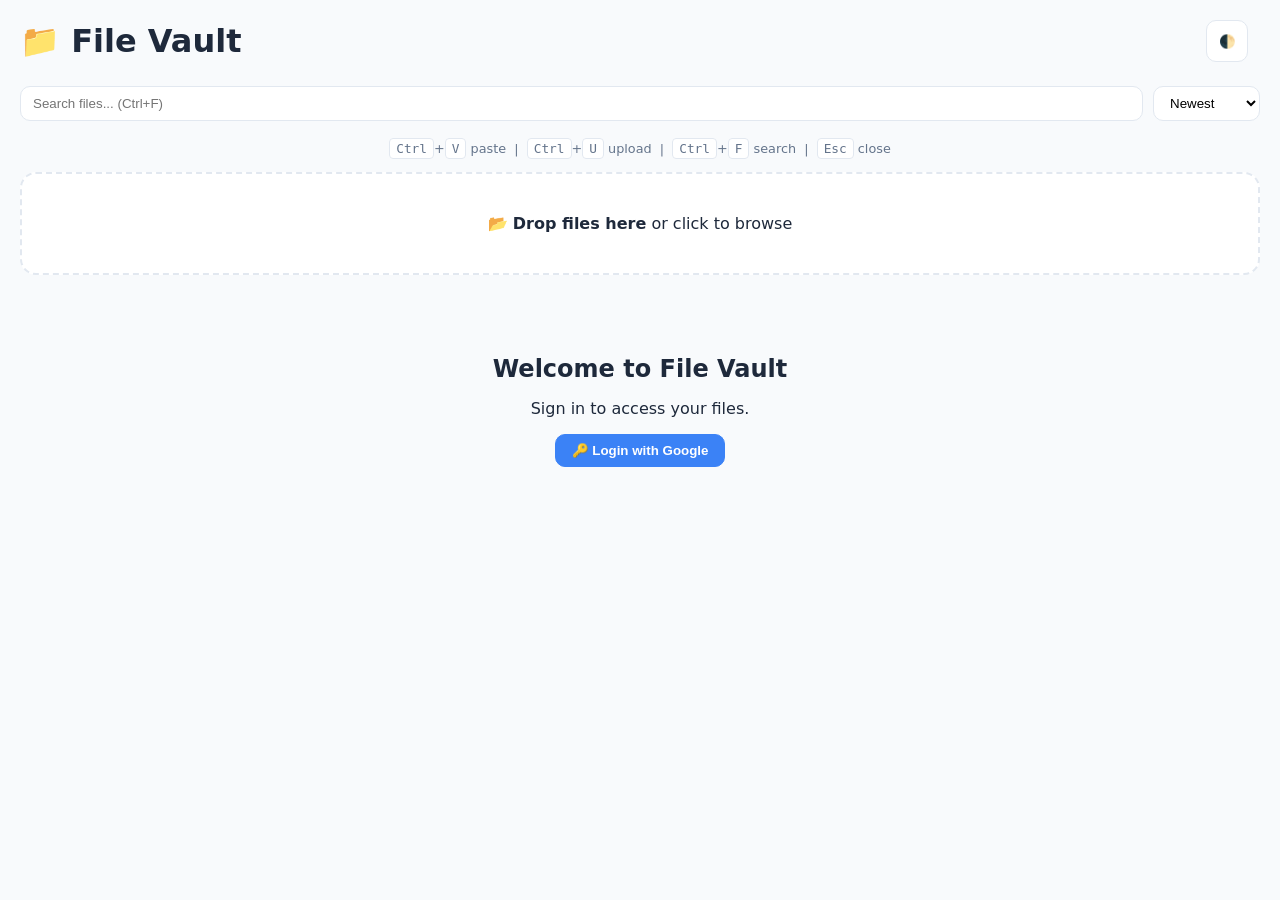
<file: test.html>
<!DOCTYPE html>
<html lang="en" data-theme="light">
<head>
  <meta charset="UTF-8">
  <meta name="viewport" content="width=device-width, initial-scale=1.0">
  <title>Public File Vault</title>
  <link rel="stylesheet" href="style.css">
</head>
<body>
  <div class="container">
    <!-- Header -->
    <div class="header">
      <h1>📁 File Vault</h1>
      <div class="header-right">
        <span class="stats" id="storageStats"></span>
        <button class="btn-icon" id="btnDarkMode" title="Dark mode">🌓</button>
        <span id="userUI"></span>
      </div>
    </div>

    <!-- Admin bar -->
    <div class="admin-bar hidden" id="adminBar">
      <strong>🛡️ Admin</strong>
      <button class="btn btn-outline btn-sm" id="btnSync">🔄 Sync</button>
      <button class="btn btn-outline btn-sm" id="btnApprovals">👥 Pending <span id="pendingBadge" class="badge-count hidden">0</span></button>
      <button class="btn btn-outline btn-sm" id="btnAllUsers">👤 Users</button>
      <button class="btn btn-outline btn-sm" id="btnLogs">📋 Logs</button>
      <button class="btn btn-outline btn-sm" id="btnAnalytics">📊 Analytics</button>
      <button class="btn btn-outline btn-sm" id="btnShareManager">🔗 Shares</button>
      <button class="btn btn-danger btn-sm" id="btnAdminLogout">🔒 Logout</button>
    </div>

    <!-- Panels -->
    <div class="panel hidden" id="approvalPanel"><h3>Pending Approvals</h3><div id="approvalList"></div></div>
    <div class="panel hidden" id="usersPanel"><h3>All Users</h3><div id="usersList"></div></div>
    <div class="panel hidden" id="logsPanel"><h3>Audit Logs</h3><div id="logsContent"></div><button class="btn btn-danger btn-sm" id="btnClearLogs" style="margin-top:8px;">🗑 Clear All Logs</button></div>
    <div class="panel hidden" id="analyticsPanel"><h3>Analytics</h3><div id="analyticsContent"></div></div>
    <div class="panel hidden" id="sharePanel"><h3>Share Manager</h3><div id="shareContent"></div></div>

    <!-- Toolbar -->
    <div class="toolbar">
      <input type="text" class="search-box" id="searchInput" placeholder="Search files... (Ctrl+F)">
      <select class="sort-select" id="sortSelect">
        <option value="newest">Newest</option><option value="oldest">Oldest</option>
        <option value="name-asc">Name A‑Z</option><option value="name-desc">Name Z‑A</option>
        <option value="size-desc">Largest</option><option value="size-asc">Smallest</option>
      </select>
    </div>

    <!-- Bulk bar -->
    <div class="bulk-bar hidden" id="bulkBar">
      <span id="bulkCount">0 selected</span>
      <button id="btnBulkDelete">🗑 Delete Selected</button>
      <button id="btnBulkCancel">✕</button>
    </div>

    <!-- Hint -->
    <div class="hint-text">
      <kbd>Ctrl</kbd>+<kbd>V</kbd> paste &nbsp;|&nbsp;
      <kbd>Ctrl</kbd>+<kbd>U</kbd> upload &nbsp;|&nbsp;
      <kbd>Ctrl</kbd>+<kbd>F</kbd> search &nbsp;|&nbsp;
      <kbd>Esc</kbd> close
    </div>

    <!-- Dropzone -->
    <div class="dropzone" id="dropzone">
      <p>📂 <strong>Drop files here</strong> or click to browse</p>
      <input type="file" id="fileInput" multiple>
    </div>

    <!-- Progress -->
    <div class="progress-box hidden" id="progressBox">
      <div class="progress-bar"><div class="progress-fill" id="progressFill"></div></div>
      <div class="progress-text">
        <span id="percentDisplay">0%</span>
        <span id="sizeDisplay">0 / 0 B</span>
        <button class="cancel-btn" id="cancelUpload">Cancel</button>
      </div>
    </div>

    <!-- File grid -->
    <div class="file-grid" id="fileGrid"></div>
  </div>

  <!-- Preview overlay -->
  <div class="preview-overlay hidden" id="previewOverlay">
    <div class="preview-container" id="previewContainer"></div>
    <div class="preview-toolbar">
      <button id="btnFullscreen">⛶ Fullscreen</button>
      <button id="btnClosePreview">✕ Close</button>
    </div>
  </div>

  <!-- Toast container -->
  <div class="toast-container" id="toastContainer"></div>

  <script src="script.js"></script>
</body>
</html>
</file>
<file: style.css>
:root {
    --bg: #f8fafc;
    --card-bg: #ffffff;
    --text: #1e293b;
    --text-secondary: #64748b;
    --border: #e2e8f0;
    --accent: #3b82f6;
    --accent-hover: #2563eb;
    --success: #10b981;
    --danger: #ef4444;
    --warn: #f59e0b;
    --purple: #8b5cf6;
    --radius: 14px;
    --shadow: 0 4px 12px rgba(0,0,0,0.05);
    --toast-bg: #1e293b;
    --toast-text: #f1f5f9;
    --transition: 0.2s ease;
}
[data-theme="dark"] {
    --bg: #0f172a;
    --card-bg: #1e293b;
    --text: #e2e8f0;
    --text-secondary: #94a3b8;
    --border: #334155;
    --shadow: 0 4px 12px rgba(0,0,0,0.3);
    --toast-bg: #475569;
}
* { margin: 0; padding: 0; box-sizing: border-box; }
body { font-family: system-ui, -apple-system, 'Inter', sans-serif; background: var(--bg); color: var(--text); min-height: 100vh; padding: 20px; transition: background var(--transition), color var(--transition); }
.container { max-width: 1300px; margin: 0 auto; }
.hidden { display: none !important; }
.header { display: flex; justify-content: space-between; align-items: center; flex-wrap: wrap; gap: 12px; margin-bottom: 24px; }
.header h1 { font-size: clamp(1.5rem, 5vw, 2rem); font-weight: 700; }
.header-right { display: flex; align-items: center; gap: 12px; }
.btn-icon { padding: 8px; border: 1px solid var(--border); border-radius: 10px; background: var(--card-bg); cursor: pointer; min-width: 42px; min-height: 42px; display: flex; align-items: center; justify-content: center; }
.btn-icon:hover { background: var(--border); }
.btn { padding: 8px 16px; border: none; border-radius: 10px; font-weight: 600; cursor: pointer; background: var(--card-bg); color: var(--text); border: 1px solid var(--border); transition: all var(--transition); }
.btn:hover { background: var(--border); transform: translateY(-1px); }
.btn-primary { background: var(--accent); color: white; border-color: var(--accent); }
.btn-primary:hover { background: var(--accent-hover); }
.btn-danger { background: var(--danger); color: white; border-color: var(--danger); }
.btn-outline { background: transparent; }
.btn-sm { padding: 4px 12px; font-size: 0.8rem; }
.toolbar { display: flex; gap: 10px; flex-wrap: wrap; margin-bottom: 20px; }
.search-box { flex: 1; padding: 8px 12px; border: 1px solid var(--border); border-radius: 10px; background: var(--card-bg); color: var(--text); outline: none; }
.search-box:focus { border-color: var(--accent); }
.sort-select { padding: 8px 12px; border: 1px solid var(--border); border-radius: 10px; background: var(--card-bg); }
.dropzone { border: 2px dashed var(--border); border-radius: 16px; padding: 40px 20px; text-align: center; background: var(--card-bg); cursor: pointer; margin-bottom: 20px; transition: all var(--transition); }
.dropzone:hover, .dragover { border-color: var(--accent); background: color-mix(in srgb, var(--accent) 5%, var(--card-bg)); }
.dropzone input { display: none; }
.hint-text { font-size: 0.8rem; color: var(--text-secondary); margin-bottom: 16px; text-align: center; }
.hint-text kbd { background: var(--card-bg); border: 1px solid var(--border); border-radius: 4px; padding: 2px 6px; font-family: monospace; }
.progress-box { margin-bottom: 20px; }
.progress-bar { height: 6px; background: var(--border); border-radius: 3px; overflow: hidden; }
.progress-fill { height: 100%; width: 0%; background: var(--accent); transition: width 0.3s; }
.progress-text { display: flex; justify-content: space-between; font-size: 0.8rem; margin-top: 6px; color: var(--text-secondary); gap: 12px; flex-wrap: wrap; }
.cancel-btn { background: var(--danger); color: white; border: none; padding: 2px 8px; border-radius: 4px; cursor: pointer; }
.file-section { margin-bottom: 32px; }
.section-title { font-size: 1.2rem; font-weight: 600; margin-bottom: 16px; padding-bottom: 8px; border-bottom: 2px solid var(--accent); color: var(--accent); display: flex; align-items: center; gap: 10px; }
.section-title span { background: var(--accent); color: white; padding: 2px 8px; border-radius: 20px; font-size: 0.8rem; }
.file-grid { display: grid; grid-template-columns: repeat(auto-fill, minmax(300px, 1fr)); gap: 16px; }
.card { background: var(--card-bg); border-radius: var(--radius); padding: 16px; box-shadow: var(--shadow); border: 1px solid var(--border); position: relative; transition: all var(--transition); }
.card.selected { border-color: var(--accent); box-shadow: 0 0 0 2px var(--accent); }
.card-checkbox { position: absolute; top: 12px; right: 12px; width: 18px; height: 18px; accent-color: var(--accent); cursor: pointer; }
.file-icon { font-size: 2rem; text-align: center; margin-bottom: 8px; }
.file-name { font-weight: 600; word-break: break-word; margin-bottom: 6px; font-size: 0.9rem; }
.file-meta { font-size: 0.7rem; color: var(--text-secondary); margin-bottom: 12px; }
.actions { display: flex; flex-wrap: wrap; gap: 6px; margin-top: 8px; }
.btn-xs { padding: 4px 8px; border: none; border-radius: 6px; font-size: 0.7rem; font-weight: 600; cursor: pointer; transition: all var(--transition); }
.btn-xs-play { background: var(--accent); color: white; }
.btn-xs-preview { background: var(--purple); color: white; }
.btn-xs-download { background: var(--success); color: white; }
.btn-xs-delete { background: var(--danger); color: white; }
.btn-xs-replace { background: var(--warn); color: #222; }
.btn-xs-rename { background: #6c757d; color: white; }
.btn-xs-share { background: #0d6efd; color: white; }
.admin-bar { display: flex; gap: 8px; flex-wrap: wrap; align-items: center; padding: 12px; background: var(--card-bg); border: 1px solid var(--border); border-radius: var(--radius); margin-bottom: 16px; }
.panel { background: var(--card-bg); border: 1px solid var(--border); border-radius: var(--radius); padding: 20px; margin-bottom: 16px; max-height: 500px; overflow-y: auto; }
.approval-item { display: flex; justify-content: space-between; align-items: center; padding: 8px 0; border-bottom: 1px solid var(--border); gap: 10px; flex-wrap: wrap; }
.status-badge { padding: 2px 8px; border-radius: 10px; font-size: 0.7rem; font-weight: 600; text-transform: uppercase; }
.status-approved { background: #d1fae5; color: #065f46; }
.status-pending { background: #fef3c7; color: #92400e; }
.bulk-bar { background: var(--accent); color: white; padding: 8px 16px; border-radius: 8px; margin-bottom: 12px; display: flex; align-items: center; gap: 12px; }
.preview-overlay { position: fixed; inset: 0; background: rgba(0,0,0,0.9); z-index: 1000; display: flex; justify-content: center; align-items: center; flex-direction: column; }
.preview-overlay.hidden { display: none; }
.preview-container { width: 90%; height: 90%; display: flex; align-items: center; justify-content: center; }
.preview-container video { max-width: 100%; max-height: 100%; outline: none; }
.preview-toolbar { position: absolute; top: 20px; right: 20px; display: flex; gap: 10px; }
.preview-toolbar button { background: rgba(0,0,0,0.6); border: none; color: white; padding: 8px 16px; border-radius: 8px; cursor: pointer; }
#toastContainer { position: fixed; bottom: 20px; right: 20px; z-index: 9999; display: flex; flex-direction: column; gap: 8px; }
.toast { background: var(--toast-bg); color: var(--toast-text); padding: 8px 16px; border-radius: 8px; font-size: 0.85rem; animation: slideIn 0.3s ease; }
.toast.error { background: var(--danger); }
.toast.success { background: var(--success); }
@keyframes slideIn { from { transform: translateX(100%); opacity: 0; } to { transform: translateX(0); opacity: 1; } }
@media (max-width: 600px) { body { padding: 10px; } .file-grid { grid-template-columns: 1fr; } .toolbar { flex-direction: column; } }
</file>
